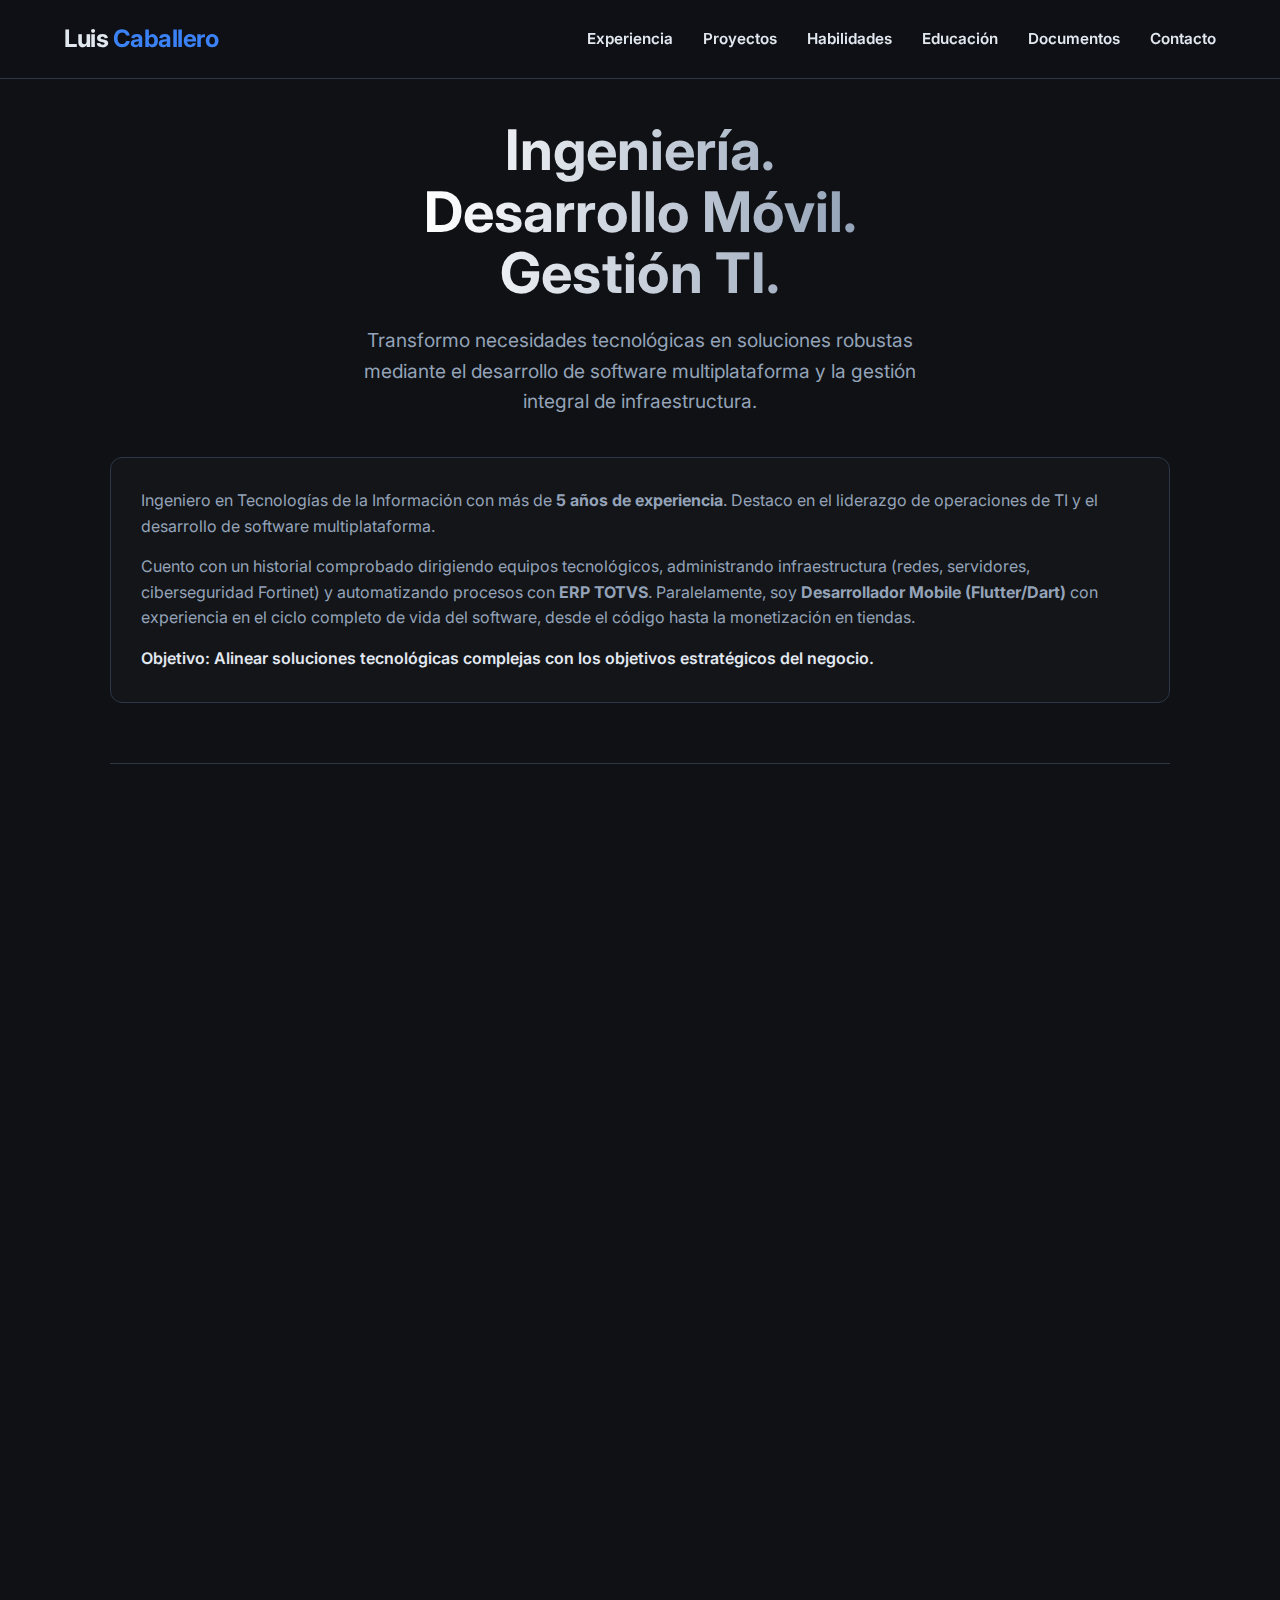
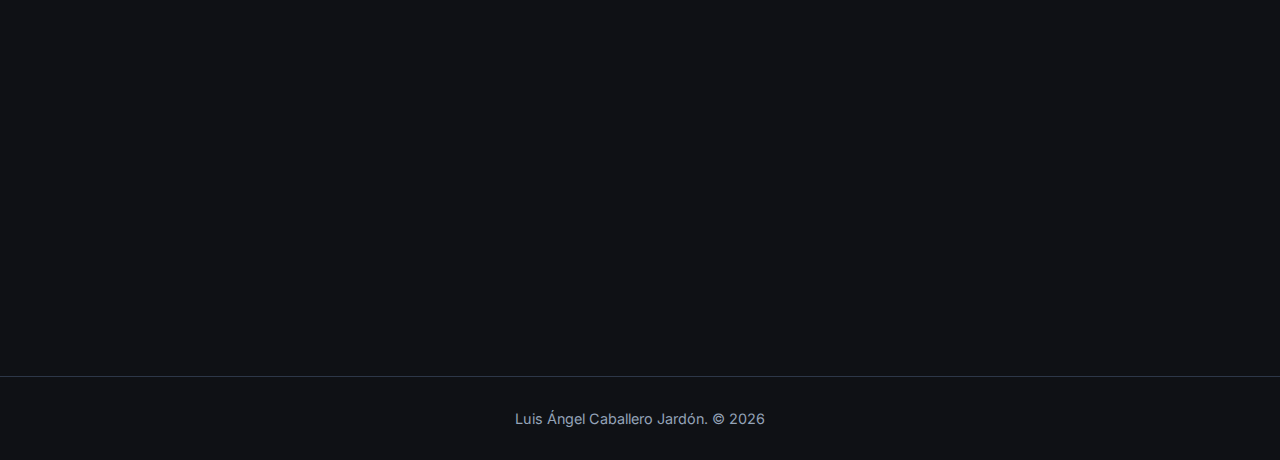
<file: index.html>
<!DOCTYPE html>
<html lang="es">
<head>
    <meta charset="UTF-8">
    <meta name="viewport" content="width=device-width, initial-scale=1.0">
    <link rel="stylesheet" href="styles.css">
    <title>Portafolio | Luis Ángel Caballero</title>
</head>
<body>

<nav class="navbar">
    <h1 class="logo">Luis <span>Caballero</span></h1>

    <div class="hamburger" id="hamburger">
        <span></span>
        <span></span>
        <span></span>
    </div>

    <ul class="nav-links" id="nav-links">
        <li><a href="#work" onclick="closeMenu()">Experiencia</a></li>
        <li><a href="#projects" onclick="closeMenu()">Proyectos</a></li>
        <li><a href="#skills" onclick="closeMenu()">Habilidades</a></li>
        <li><a href="#education" onclick="closeMenu()">Educación</a></li>
        <li><a href="documentos.html">Documentos</a></li>
        <li><a href="contacto.html">Contacto</a></li>
    </ul>
</nav>

<div class="container">
    
    <header class="hero reveal">
        <h2>Ingeniería.<br>Desarrollo Móvil.<br>Gestión TI.</h2>
        <p>Transformo necesidades tecnológicas en soluciones robustas mediante el desarrollo de software multiplataforma y la gestión integral de infraestructura.</p>
    </header>

    <section id="profile" class="reveal">
        <div style="background: rgba(255,255,255,0.02); padding: 30px; border-radius: 12px; border: 1px solid var(--border-color); margin-top: 40px;">
            <p style="color: var(--text-muted); margin-bottom: 15px;">
                Ingeniero en Tecnologías de la Información con más de <strong>5 años de experiencia</strong>. Destaco en el liderazgo de operaciones de TI y el desarrollo de software multiplataforma. 
            </p>
            <p style="color: var(--text-muted); margin-bottom: 15px;">
                Cuento con un historial comprobado dirigiendo equipos tecnológicos, administrando infraestructura (redes, servidores, ciberseguridad Fortinet) y automatizando procesos con <strong>ERP TOTVS</strong>. Paralelamente, soy <strong>Desarrollador Mobile (Flutter/Dart)</strong> con experiencia en el ciclo completo de vida del software, desde el código hasta la monetización en tiendas.
            </p>
            <p style="color: var(--text-main); font-weight: 600;">
                Objetivo: Alinear soluciones tecnológicas complejas con los objetivos estratégicos del negocio.
            </p>
        </div>
    </section>

    <hr>

    <section id="work">
        <h3 class="section-title reveal">Experiencia Profesional</h3>
        <div class="grid-wrapper">
            
            <div class="card reveal" onclick="window.location.href='freelance-flutter.html'">
                <div>
                    <div class="subtitle">Mayo 2025 — Actualidad</div>
                    <h3>Desarrollador Mobile (Flutter) Independiente</h3>
                    <div class="subtitle" style="color:var(--text-main)">Trabajo Remoto</div>
                </div>
                <p>Diseñé, desarrollé y publiqué 3 aplicaciones móviles para Android/iOS. Lidero la creación de plataformas corporativas usando Supabase y Flame Engine.</p>
            </div>

            <div class="card reveal" onclick="window.location.href='gerente-ti.html'">
                <div>
                    <div class="subtitle">Septiembre 2022 — Mayo 2025</div>
                    <h3>Gerente de Tecnologías de la Información</h3>
                    <div class="subtitle" style="color:var(--text-main)">Resinas Colores y Compuestos</div>
                </div>
                <p>Lideré un equipo de 5 profesionales, administré infraestructura corporativa, ciberseguridad (Fortinet) y dirigí la implementación del ERP TOTVS.</p>
            </div>

            <div class="card reveal" onclick="window.location.href='consultor-etl.html'">
                <div>
                    <div class="subtitle">Julio 2022 — Septiembre 2022</div>
                    <h3>Consultor de Datos (ETL)</h3>
                    <div class="subtitle" style="color:var(--text-main)">Capgemini</div>
                </div>
               <p>Participé en el análisis de procesos de negocio y evalué flujos de extracción, transformación y carga para grandes volúmenes de información empresarial.</p>
            </div>

            <div class="card reveal" onclick="window.location.href='auxiliar-ti.html'">
                <div>
                    <div class="subtitle">Agosto 2019 — Julio 2022</div>
                    <h3>Auxiliar de Tecnologías de la Información</h3>
                    <div class="subtitle" style="color:var(--text-main)">Resinas Colores y Compuestos</div>
                </div>
                <p>Brindé soporte técnico integral, administré redes y desarrollé módulos personalizados para el ERP corporativo utilizando ADVPL y Java.</p>
            </div>

        </div>
    </section>

    <hr>

    <section id="projects">
        <h3 class="section-title reveal">Aplicaciones Destacadas</h3>
        <div class="grid-wrapper">
            
            <article class="card project-card reveal">
                <a href="https://llcaballeroll.github.io/amon_oracle_web/techspecs.html" target="_blank" style="text-decoration:none; color:inherit;">
                <div style="height: 200px; background: #0a0a0a; overflow:hidden;">
                   <img src="img/amon.png" class="project-img" alt="Amon The Mystic Oracle" onerror="this.src='https://via.placeholder.com/600x400/1d1d1f/3b82f6?text=Amon+Oracle'">
                </div>
                <div class="project-content">
                    <h3>Amon: The Mystic Oracle</h3>
                    <p>Flutter Mobile App</p>
                </div>
                </a>
            </article>

            <article class="card project-card reveal">
                <a href="https://llcaballeroll.github.io/bounce_royale_web/" target="_blank" style="text-decoration:none; color:inherit;">
                <div style="height: 200px; background: #1a1a1a; overflow:hidden;">
                   <img src="img/bounce.png" class="project-img" alt="Bounce Royale" onerror="this.src='https://via.placeholder.com/600x400/1d1d1f/3b82f6?text=Bounce+Royale'">
                </div>
                <div class="project-content">
                    <h3>Bounce Royale</h3>
                    <p>Flutter Game (Flame Engine)</p>
                </div>
                </a>
            </article>
            
            <article class="card project-card reveal">
                <a href="https://llcaballeroll.github.io/snake_islands_web/" target="_blank" style="text-decoration:none; color:inherit;">
                <div style="height: 200px; background: #0f172a; overflow:hidden;">
                    <img src="img/snake.png" class="project-img" alt="Snake Islands" onerror="this.src='https://via.placeholder.com/600x400/1d1d1f/3b82f6?text=Snake+Islands'">
                </div>
                <div class="project-content">
                    <h3>Snake Islands</h3>
                    <p>Flutter Game Programming</p>
                </div>
                </a>
            </article>

        </div>
    </section>

    <hr>

    <section id="skills">
        <h3 class="section-title reveal">Habilidades Tecnológicas</h3>
        <div class="modern-grid reveal" style="margin-top: 25px;">
            <div class="skill-card-modern">Desarrollo Mobile (Flutter / Dart)</div>
            <div class="skill-card-modern">Gestión de TI & Liderazgo</div>
            <div class="skill-card-modern">Ciberseguridad & Redes (Fortinet)</div>
            <div class="skill-card-modern">ERP TOTVS (ADVPL / Java)</div>
            <div class="skill-card-modern">Bases de Datos (SQL Server)</div>
            <div class="skill-card-modern">Análisis de Datos (Power BI / ETL)</div>
            <div class="skill-card-modern">Windows Server (2016-2025)</div>
            <div class="skill-card-modern">Linux (EndeavourOS / Arch)</div>
            <div class="skill-card-modern">Backend (Supabase / APIs)</div>
        </div>

        <div class="reveal" style="text-align: center; margin-top: 40px;">
            <a href="habilidades.html" class="btn-view-all">
                Ver detalle de habilidades
                <svg width="18" height="18" viewBox="0 0 24 24" fill="none" stroke="currentColor" stroke-width="2.5" stroke-linecap="round" stroke-linejoin="round"><path d="M5 12h14M12 5l7 7-7 7"/></svg>
            </a>
        </div>
    </section>

    <hr>

    <section id="education">
        <h3 class="section-title reveal">Educación</h3>
        <div class="card reveal">
            <div style="display: flex; justify-content: space-between; align-items: baseline; flex-wrap: wrap;">
                <h3>Ingeniería en Tecnologías de la Información</h3>
                <span class="subtitle">2017 — 2021</span>
            </div>
            <p style="color: var(--text-main); font-weight: 600;">Universidad Tecnológica del Valle de Toluca</p>
            <p style="margin-top: 10px;">Especialización en Desarrollo de Software, Gestión de Proyectos e Infraestructura TI. (Titulado)</p>
            <p style="margin-top: 10px; color: var(--accent);"><strong>Idioma:</strong> Inglés Técnico B1</p>
        </div>
    </section>
    
    <hr>

    <section id="documentos" class="reveal" style="text-align: center; padding-bottom: 20px;">
        <h3 class="section-title" style="padding-top: 0;">Documentos Oficiales</h3>
        <p style="color: var(--text-muted); margin-bottom: 30px;">Accede a mi currículum completo, título universitario y constancias laborales.</p>
        <a href="documentos.html" class="btn-view-all">
            Ver y Descargar Documentos
            <svg width="18" height="18" viewBox="0 0 24 24" fill="none" stroke="currentColor" stroke-width="2.5" stroke-linecap="round" stroke-linejoin="round"><path d="M14 2H6a2 2 0 0 0-2 2v16a2 2 0 0 0 2 2h12a2 2 0 0 0 2-2V8z"/><polyline points="14 2 14 8 20 8"/><line x1="16" y1="13" x2="8" y2="13"/><line x1="16" y1="17" x2="8" y2="17"/><polyline points="10 9 9 9 8 9"/></svg>
        </a>
    </section>

</div>

<footer>
    <p>Luis Ángel Caballero Jardón. © 2026</p>
</footer>

<script>
    // Intersection Observer para animaciones fluidas al hacer scroll
    const observerOptions = {
        threshold: 0.1,
        rootMargin: "0px 0px -50px 0px"
    };

    const observer = new IntersectionObserver((entries) => {
        entries.forEach(entry => {
            if (entry.isIntersecting) {
                entry.target.classList.add('active');
            }
        });
    }, observerOptions);

    document.querySelectorAll('.reveal').forEach(el => {
        observer.observe(el);
    });

    // Lógica del Menú Hamburguesa
    const hamburger = document.getElementById('hamburger');
    const navLinks = document.getElementById('nav-links');

    function closeMenu() {
        hamburger.classList.remove('active');
        navLinks.classList.remove('active');
    }

    hamburger.addEventListener('click', () => {
        hamburger.classList.toggle('active');
        navLinks.classList.toggle('active');
    });
</script>

</body>
</html>
</file>
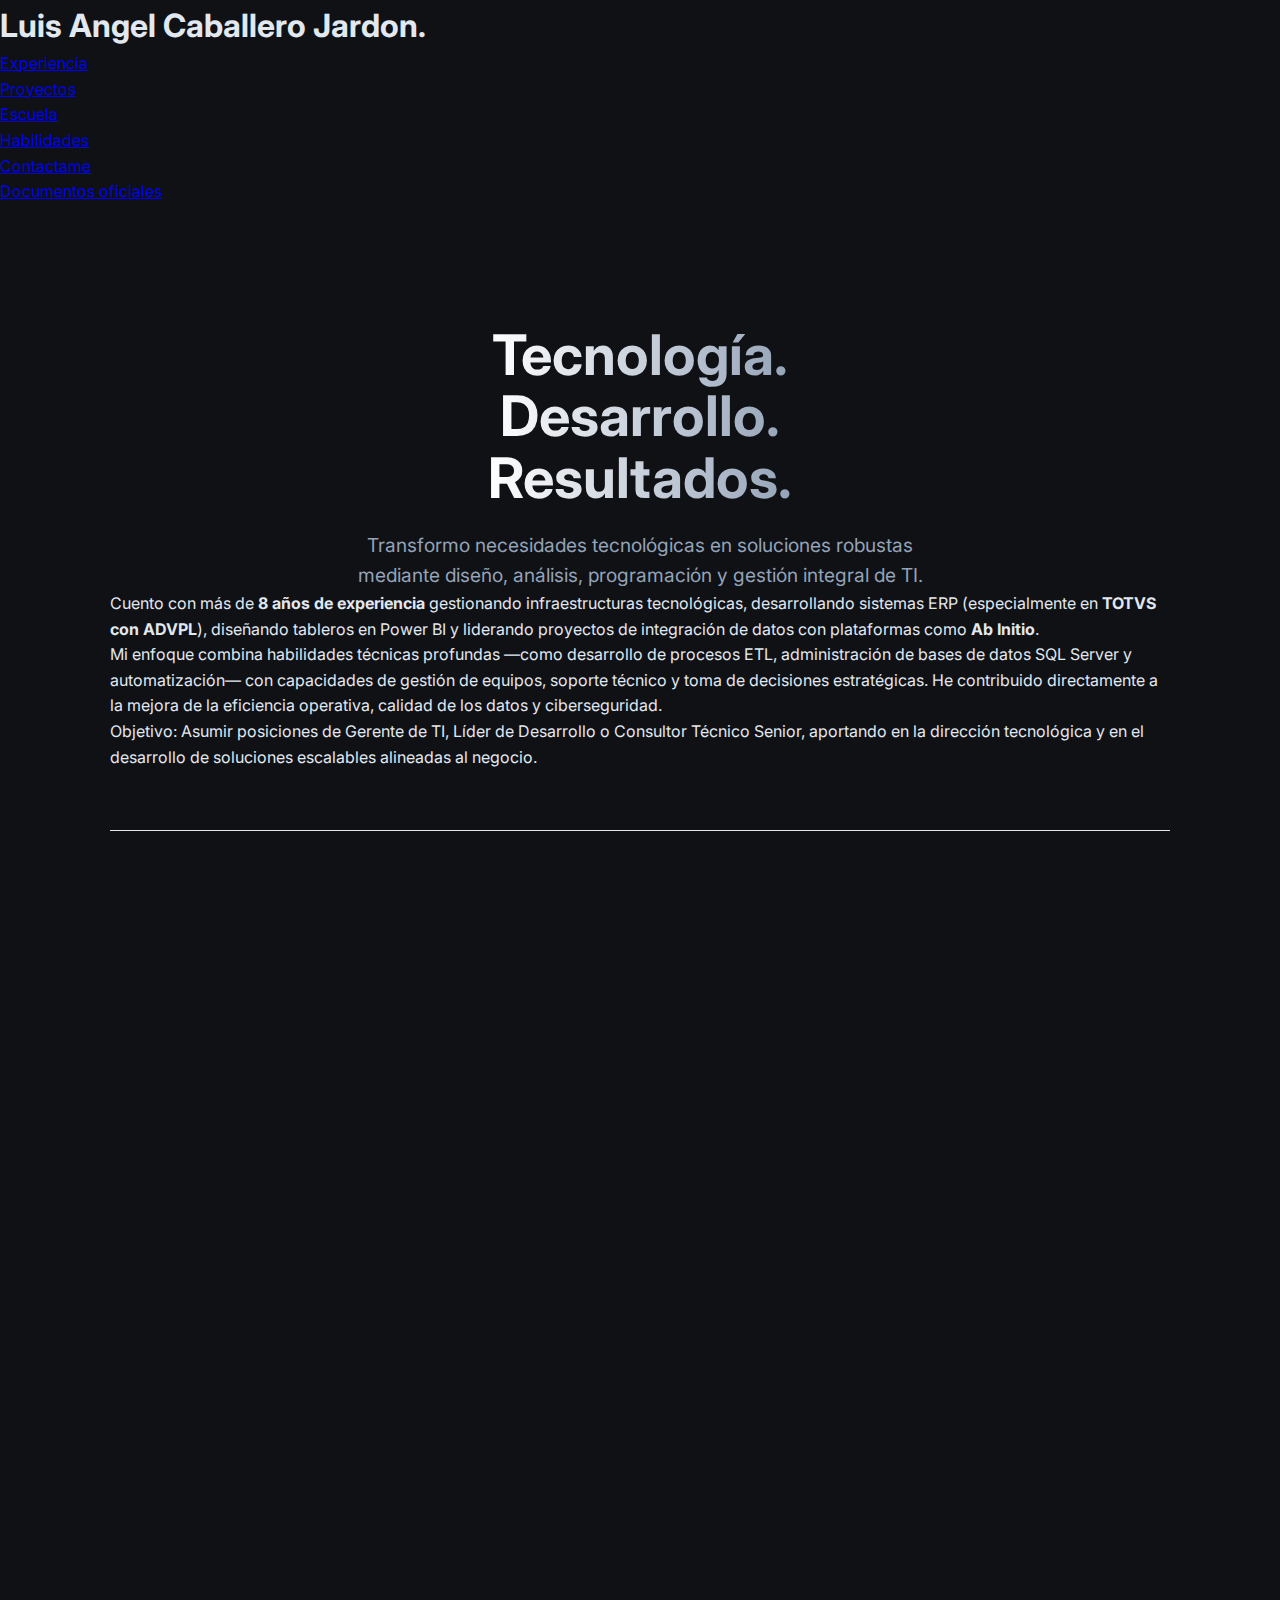
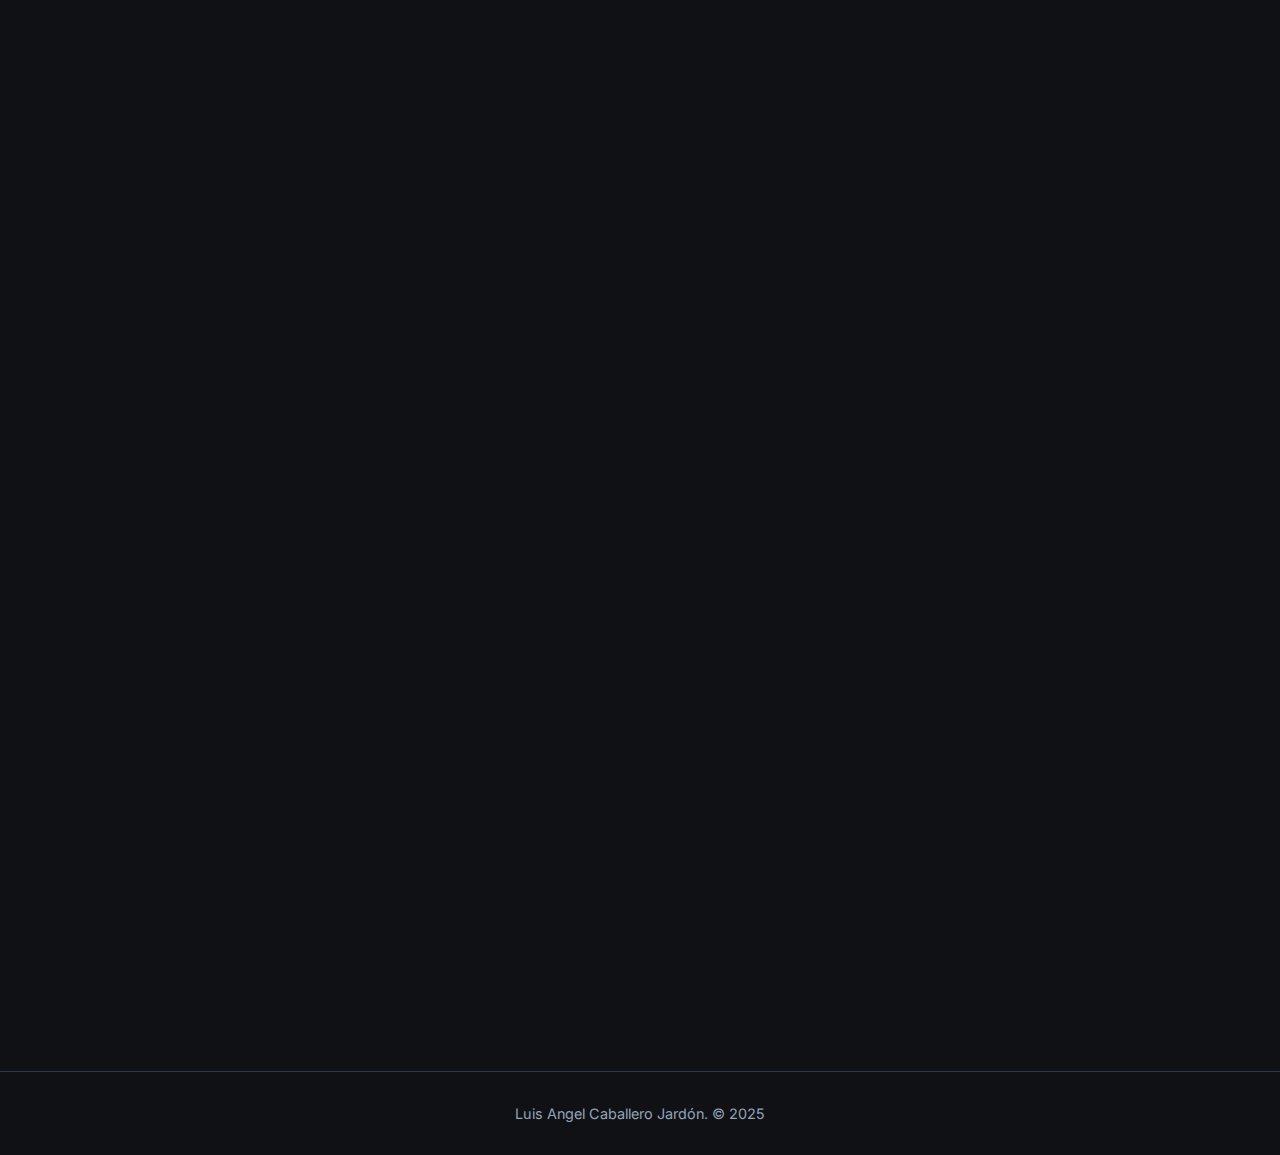
<file: Index.html>
<!DOCTYPE html>
<html lang="es">
<head>
    <meta charset="UTF-8">
    <meta name="viewport" content="width=device-width, initial-scale=1.0">
    <link rel="stylesheet" href="styles.css">
    <title>Portafolio | LuisCaballero</title>
 <!----
<style>

</style>

 -->  
</head>
<body>

    <nav>
        <h1>Luis Angel Caballero Jardon.</h1>
        <ul>
            <li><a href="#work">Experiencia</a></li>
            <li><a href="#projects">Proyectos</a></li>
            <li><a href="#education">Escuela</a></li>
            <li><a href="#skills">Habilidades</a></li>
            <li><a href="contacto.html">Contactame</a></li>
            <li><a href="documentos.html">Documentos oficiales</a></li>
        </ul>
    </nav>

    <div class="container">
        
        <header class="hero reveal">
            <h2>Tecnología.<br>Desarrollo.<br>Resultados.</h2>
            <p>Transformo necesidades tecnológicas en soluciones robustas mediante diseño, análisis, programación y gestión integral de TI.</p>
        </header>

        <section id="profile" class="reveal">
            <div class="bio-container">
                <p class="bio-text">
                    Cuento con más de <strong>8 años de experiencia</strong> gestionando infraestructuras tecnológicas, desarrollando sistemas ERP (especialmente en <strong>TOTVS con ADVPL</strong>), diseñando tableros en Power BI y liderando proyectos de integración de datos con plataformas como <strong>Ab Initio</strong>.
                </p>
                <p class="bio-text">
                    Mi enfoque combina habilidades técnicas profundas —como desarrollo de procesos ETL, administración de bases de datos SQL Server y automatización— con capacidades de gestión de equipos, soporte técnico y toma de decisiones estratégicas. He contribuido directamente a la mejora de la eficiencia operativa, calidad de los datos y ciberseguridad.
                </p>
                <p class="bio-text" style="margin-bottom: 0;">
                    <span class="bio-highlight">Objetivo:</span> Asumir posiciones de Gerente de TI, Líder de Desarrollo o Consultor Técnico Senior, aportando en la dirección tecnológica y en el desarrollo de soluciones escalables alineadas al negocio.
                </p>
            </div>
        </section>

        <hr style="border: 0; border-top: 1px solid #e5e5e5; margin: 60px 0;">

        <section id="work">
            <h3 class="section-title reveal">Experiencia Laboral</h3>
            <div class="grid-wrapper">
                <div class="card reveal" onclick="window.location.href='gerente-ti.html'">
                    <div>
                        <div class="subtitle">septiembre 2022 — mayo 2025</div>
                        <h3>Gerente de Tecnologías de la Información</h3>
                        <div class="subtitle" style="color:var(--accent)">Resinas Colores y Compuestos</div>
                    </div>
                    <p>Dirigí la operación y evolución tecnológica de la empresa, fortaleciendo infraestructura, seguridad y sistemas críticos.</p>
                </div>
                <div class="card reveal" onclick="window.location.href='consultor-abinitio.html'">
                    <div>
                        <div class="subtitle">julio 2022 — septiembre 2022</div>
                        <h3>Consultor especializado en AB Initio</h3>
                        <div class="subtitle" style="color:var(--accent)">Capgemini</div>
                    </div>
                   <p>Brindé soporte especializado y ejecuté procesos de integración de datos en entornos corporativos de alto volumen.</p>
                </div>
                <div class="card reveal" onclick="window.location.href='auxiliar-ti.html'">
                    <div>
                        <div class="subtitle">septiembre 2022 — mayo 2025</div>
                        <h3>Auxiliar de tecnologías de la información</h3>
                        <div class="subtitle" style="color:var(--accent)">Resinas Colores y Compuestos</div>
                    </div>
                    <p>Di soporte a usuarios, redes y sistemas, apoyando la continuidad operativa y la mejora tecnológica del entorno.</p>
                </div>
            </div>
        </section>

        <div class="containerdiv"></div>
        <div class="containerdiv"></div>

        <section id="projects">
            <h3 class="section-title reveal">Proyectos Destacados</h3>
            <div class="grid-wrapper">
                <article class="card project-card reveal">
                    <div style="height: 250px; background: #333; overflow:hidden;">
                      <!-- 
                        <img src="https://via.placeholder.com/600x400/1d1d1f/FFFFFF?text=Proyecto+App" class="project-img" alt="Proyecto 1">
                      -->
                       <img src="img/FSA.png" class="project-img" alt="Proyecto FSA">

                    </div>
                    <div class="project-content">
                        <h3>FortStatsAPP</h3>
                        <p>UI Design & Desarrollo Swift</p>
                    </div>
                </article>
                
                <article class="card project-card reveal">
                     <div style="height: 250px; background: #222; overflow:hidden;">
                        <img src="img/ecomerce.png" class="project-img" alt="Proyecto Ecomerce">
                    </div>
                    <div class="project-content">
                        <h3>E-commerce Web</h3>
                        <p>React & Node.js</p>
                    </div>
                </article>

                <article class="card project-card reveal">
                     <div style="height: 250px; background: #111; overflow:hidden;">
                        <img src="img/snake.jpg" class="project-img" alt="Proyecto Snake">
                    </div>
                    <div class="project-content">
                        <h3>Snake</h3>
                        <p>JavaScript & Game Programming</p>
                    </div>
                </article>
            </div>
        </section>

        <div class="containerdiv"></div>
        <div class="containerdiv"></div>

        <section id="education">
            <h3 class="section-title reveal">Educación</h3>
            <div class="card reveal" style="margin-bottom: 20px;">
                <div style="display: flex; justify-content: space-between; align-items: baseline; flex-wrap: wrap;">
                    <h3>Ingeniería en Tecnologías de la Información y Comunicación</h3>
                    <span class="subtitle">septiembre 2017 — mayo 2021</span>
                </div>
                <p class="subtitle" style="color: var(--text-main);">Universidad Tecnológica del Valle de Toluca</p>
                <p>Especialización en Desarrollo de Software y Gestión de Proyectos.</p>
            </div>
            <div class="card reveal">
                <div style="display: flex; justify-content: space-between; align-items: baseline; flex-wrap: wrap;">
                    <h3>Certificación UX Google</h3>
                    <span class="subtitle">2021</span>
                </div>
                <p class="subtitle" style="color: var(--text-main);">Coursera</p>
            </div>
        </section>

        <div class="containerdiv"></div>
        <div class="containerdiv"></div>
<!---

        <section id="skills">
           <h3 class="section-title reveal">Habilidades</h3>
                <div class="skills-container reveal">
                    <span class="skill-pillprin">Administración de TI</span>
                    <span class="skill-pillprin">Gestión de Infraestructura</span>
                    <span class="skill-pillprin">Ciberseguridad</span>
                    <span class="skill-pillprin">Desarrollo Web</span>
                    <span class="skill-pillprin">Soporte Técnico Avanzado</span>
                    <span class="skill-pillprin">Gestión de Proyectos</span>
                    <span class="skill-pillprin">Análisis y Resolución de Problemas</span>
                    <span class="skill-pillprin">Documentación Técnica</span>
                    <span class="skill-pillprin">Administración de Bases de Datos</span>
                    <span class="skill-pillprin">Administración de ERP</span>
--->
                    <!--<span class="skill-pill" onclick="window.location.href='habilidades.html'" style="cursor: pointer; color: var(--accent); border: 1px solid var(--accent); background: transparent;">+ Ver listado completo</span>
                -->

<!--
                </div>

                <div class="skills-button-container reveal">
                    <a href="habilidades.html" class="skills-button">Ver todas las habilidades</a>
             </div>

        </section>


--->

<section id="skills">
            <div style="display: flex; justify-content: space-between; align-items: end; margin-bottom: 30px;">
                <h3 class="section-title reveal" style="margin-bottom: 0;">Habilidades</h3>
            </div>

            <!-- Usamos el mismo grid moderno que en la otra página -->
            <div class="modern-grid reveal">
                
                <!-- Gestión (Azul) -->
                <div class="skill-card-modern border-blue">
                    <span class="skill-name">Administración de TI</span>
                </div>
                <div class="skill-card-modern border-blue">
                    <span class="skill-name">Gestión de Proyectos</span>
                </div>

                <!-- Infraestructura (Verde) -->
                <div class="skill-card-modern border-green">
                    <span class="skill-name">Infraestructura</span>
                </div>
                <div class="skill-card-modern border-green">
                    <span class="skill-name">ERP TOTVS</span>
                </div>

                <!-- Desarrollo (Morado) -->
                <div class="skill-card-modern border-purple">
                    <span class="skill-name">Programación</span>
                </div>
                <div class="skill-card-modern border-purple">
                    <span class="skill-name">Bases de Datos</span>
                </div>
                

                <!-- Soporte (Naranja) -->
                <div class="skill-card-modern border-orange">
                    <span class="skill-name">Desarrollo Web</span>
                </div>
                <div class="skill-card-modern border-orange">
                    <span class="skill-name">Ciberseguridad</span>
                </div>

                <!--
                <div class="skill-card-modern border-orange">
                    <span class="skill-name">Resolución Problemas</span>
                </div>
                -->
                
            </div>

            <div class="containerdiv"></div>

            <!-- Botón mejorado -->
            <div class="reveal" style="text-align: center;">
                <a href="habilidades.html" class="btn-view-all">
                    Ver todas las habilidades
                    <!-- Flecha SVG -->
                    <svg width="16" height="16" viewBox="0 0 24 24" fill="none" stroke="currentColor" stroke-width="2.5" stroke-linecap="round" stroke-linejoin="round"><path d="M5 12h14M12 5l7 7-7 7"/></svg>
                </a>
            </div>

        </section>
        
    </div>

    <footer>
        <p>Luis Angel Caballero Jardón. © 2025</p>
    </footer>

    <script>
        // Intersection Observer para animaciones al hacer scroll
        const observerOptions = {
            threshold: 0.1, // Se activa cuando el 10% del elemento es visible
            rootMargin: "0px 0px -50px 0px"
        };

        const observer = new IntersectionObserver((entries) => {
            entries.forEach(entry => {
                if (entry.isIntersecting) {
                    entry.target.classList.add('active');
                    // Opcional: dejar de observar una vez animado
                    // observer.unobserve(entry.target);
                }
            });
        }, observerOptions);

        document.querySelectorAll('.reveal').forEach(el => {
            observer.observe(el);
        });
    </script>

</body>
</html>
</file>
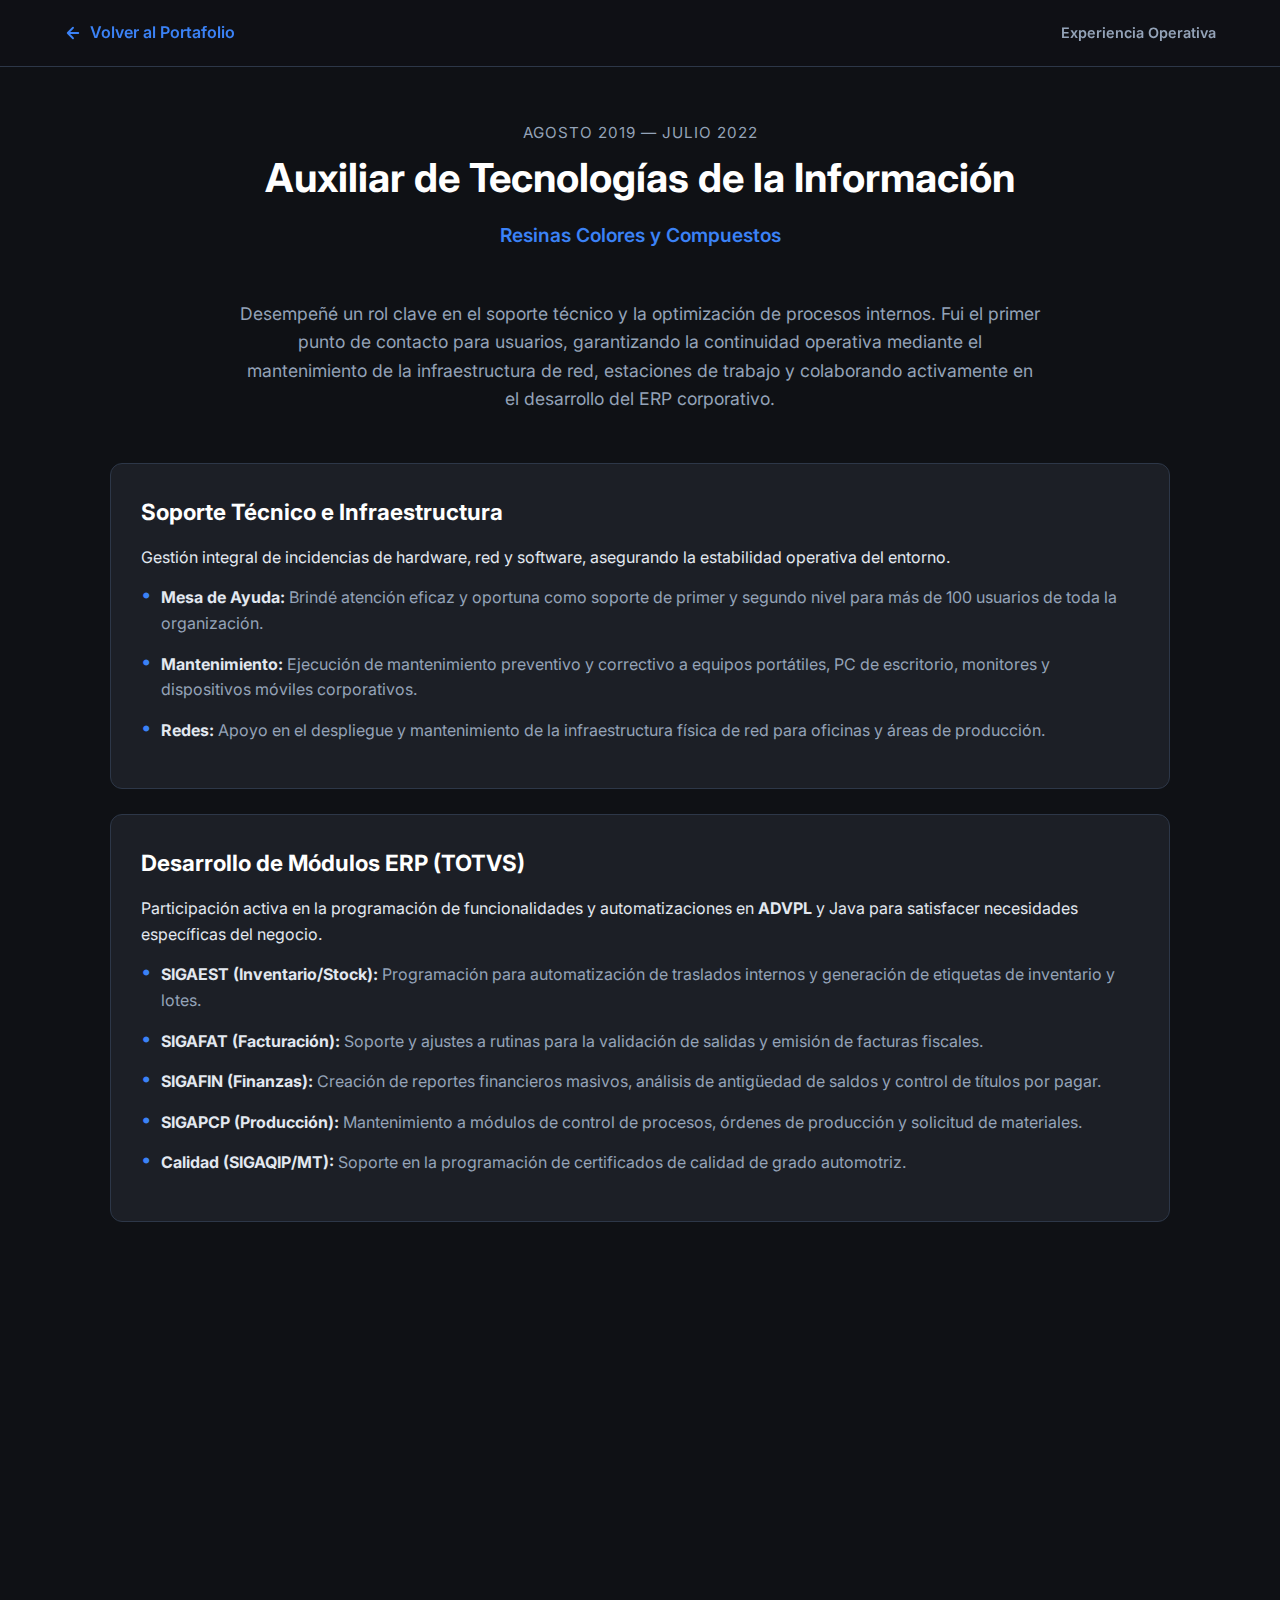
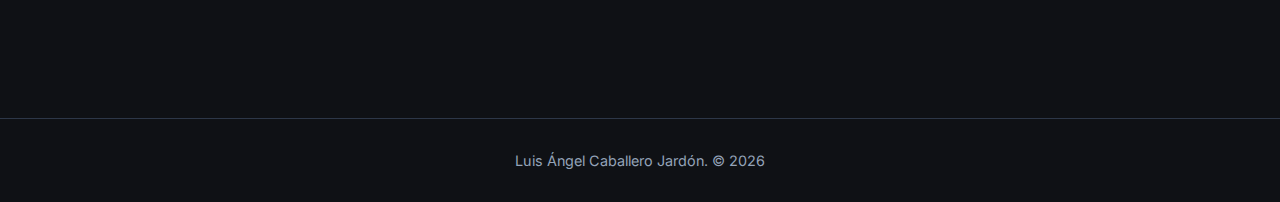
<file: auxiliar-ti.html>
<!DOCTYPE html>
<html lang="es">
<head>
    <meta charset="UTF-8">
    <meta name="viewport" content="width=device-width, initial-scale=1.0">
    <link rel="stylesheet" href="styles.css">
    <title>Auxiliar de TI | Resinas Colores y Compuestos</title>
</head>
<body>

    <nav class="back-nav">
        <a href="index.html" class="back-link">
            <svg width="18" height="18" viewBox="0 0 24 24" fill="none" stroke="currentColor" stroke-width="2.5" stroke-linecap="round" stroke-linejoin="round"><path d="M19 12H5M12 19l-7-7 7-7"/></svg>
            Volver al Portafolio
        </a>
        <span style="color: var(--text-muted); font-weight: 600; font-size: 0.9rem;">Experiencia Operativa</span>
    </nav>

    <main class="container">
        
        <header class="page-header reveal">
            <span>Agosto 2019 — Julio 2022</span>
            <h1>Auxiliar de Tecnologías de la Información</h1>
            <p>Resinas Colores y Compuestos</p>
        </header>

        <div class="reveal" style="text-align: center; margin-bottom: 50px;">
            <p style="color: var(--text-muted); font-size: 1.1rem; max-width: 800px; margin: 0 auto;">
                Desempeñé un rol clave en el soporte técnico y la optimización de procesos internos. Fui el primer punto de contacto para usuarios, garantizando la continuidad operativa mediante el mantenimiento de la infraestructura de red, estaciones de trabajo y colaborando activamente en el desarrollo del ERP corporativo.
            </p>
        </div>

        <div class="detail-card reveal">
            <h2>Soporte Técnico e Infraestructura</h2>
            <p>Gestión integral de incidencias de hardware, red y software, asegurando la estabilidad operativa del entorno.</p>
            <ul>
                <li><strong>Mesa de Ayuda:</strong> Brindé atención eficaz y oportuna como soporte de primer y segundo nivel para más de 100 usuarios de toda la organización.</li>
                <li><strong>Mantenimiento:</strong> Ejecución de mantenimiento preventivo y correctivo a equipos portátiles, PC de escritorio, monitores y dispositivos móviles corporativos.</li>
                <li><strong>Redes:</strong> Apoyo en el despliegue y mantenimiento de la infraestructura física de red para oficinas y áreas de producción.</li>
            </ul>
        </div>

        <div class="detail-card reveal">
            <h2>Desarrollo de Módulos ERP (TOTVS)</h2>
            <p>Participación activa en la programación de funcionalidades y automatizaciones en <strong>ADVPL</strong> y Java para satisfacer necesidades específicas del negocio.</p>
            <ul>
                <li><strong>SIGAEST (Inventario/Stock):</strong> Programación para automatización de traslados internos y generación de etiquetas de inventario y lotes.</li>
                <li><strong>SIGAFAT (Facturación):</strong> Soporte y ajustes a rutinas para la validación de salidas y emisión de facturas fiscales.</li>
                <li><strong>SIGAFIN (Finanzas):</strong> Creación de reportes financieros masivos, análisis de antigüedad de saldos y control de títulos por pagar.</li>
                <li><strong>SIGAPCP (Producción):</strong> Mantenimiento a módulos de control de procesos, órdenes de producción y solicitud de materiales.</li>
                <li><strong>Calidad (SIGAQIP/MT):</strong> Soporte en la programación de certificados de calidad de grado automotriz.</li>
            </ul>
        </div>

        <div class="detail-card reveal">
            <h2>Gestión de Datos y Plataformas Web/Mobile</h2>
            <p>Manejo de bases de datos y soporte a soluciones multiplataforma de la empresa.</p>
            <ul>
                <li><strong>Bases de Datos (SQL Server):</strong> Gestión activa, mantenimiento, respaldos y ejecución de consultas avanzadas (Queries) para la generación de reportes operativos en Power BI.</li>
                <li><strong>Soporte ERP:</strong> Atención directa a usuarios finales para la resolución de dudas operativas en los módulos críticos del sistema TOTVS.</li>
                <li><strong>Mantenimiento Web y Móvil:</strong> Participación en el mantenimiento de la página web corporativa (HTML5, CSS, JS) y soporte a aplicaciones móviles empresariales desarrolladas en Flutter, Swift y Kotlin.</li>
            </ul>
        </div>

    </main>

    <footer>
        <p>Luis Ángel Caballero Jardón. © 2026</p>
    </footer>

    <script>
        const observer = new IntersectionObserver((entries) => {
            entries.forEach(entry => {
                if (entry.isIntersecting) {
                    entry.target.classList.add('active');
                }
            });
        }, { threshold: 0.1 });

        document.querySelectorAll('.reveal').forEach(el => {
            observer.observe(el);
        });
    </script>
</body>
</html>
</file>
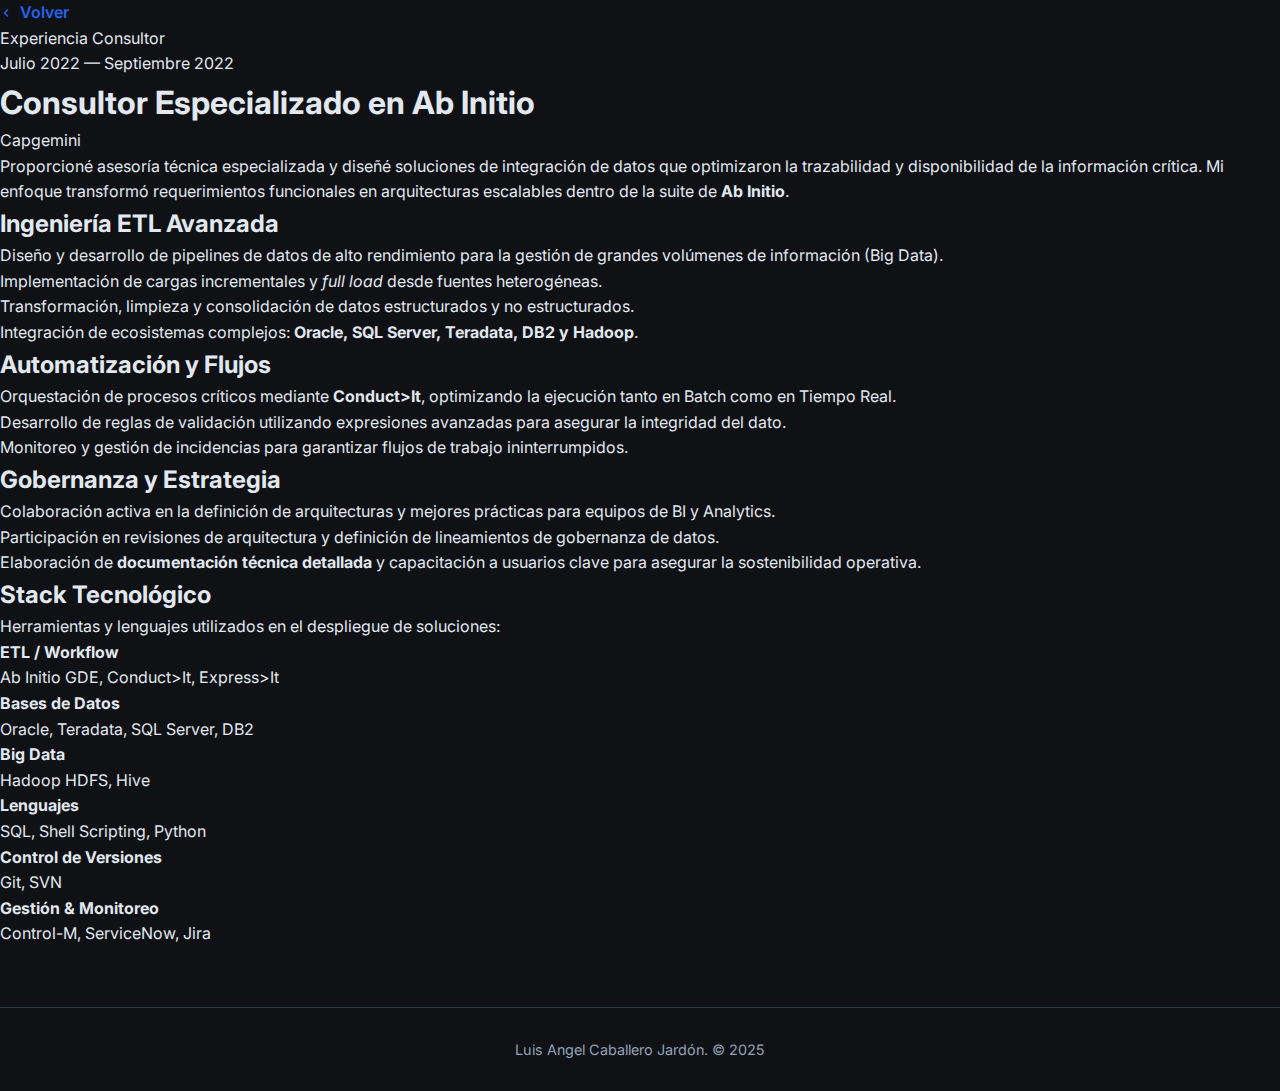
<file: consultor-abinitio.html>
<!DOCTYPE html>
<html lang="es">
<head>
    <meta charset="UTF-8">
    <meta name="viewport" content="width=device-width, initial-scale=1.0">
    <link rel="stylesheet" href="styles.css">
    <title>Consultor Ab Initio | Capgemini</title>
    <!--<style>
      
    </style> -->
</head>
<body>

<nav>
    <a href="index.html" class="back-link">
        <svg width="12" height="12" viewBox="0 0 24 24" fill="none" stroke="currentColor" stroke-width="3" stroke-linecap="round" stroke-linejoin="round"><path d="M15 18l-6-6 6-6"/></svg>
        Volver
    </a>
    <span class="nav-status-label">Experiencia Consultor</span>
</nav>

    <header class="role-header">
        <span class="role-eyebrow">Julio 2022 — Septiembre 2022</span>
        <h1 class="role-title">Consultor Especializado en Ab Initio</h1>
        <p class="role-meta">Capgemini</p>
    </header>

    <main class="content-container">
        
        <div class="reveal">
            <p class="intro-text">
                Proporcioné asesoría técnica especializada y diseñé soluciones de integración de datos que optimizaron la trazabilidad y disponibilidad de la información crítica. Mi enfoque transformó requerimientos funcionales en arquitecturas escalables dentro de la suite de <strong>Ab Initio</strong>.
            </p>
        </div>

        <div class="activity-block reveal">
            <h2 class="activity-title">Ingeniería ETL Avanzada</h2>
            <div class="activity-desc">
                <p>Diseño y desarrollo de pipelines de datos de alto rendimiento para la gestión de grandes volúmenes de información (Big Data).</p>
                <ul>
                    <li>Implementación de cargas incrementales y <em>full load</em> desde fuentes heterogéneas.</li>
                    <li>Transformación, limpieza y consolidación de datos estructurados y no estructurados.</li>
                    <li>Integración de ecosistemas complejos: <strong>Oracle, SQL Server, Teradata, DB2 y Hadoop</strong>.</li>
                </ul>
            </div>
        </div>

        <div class="activity-block reveal">
            <h2 class="activity-title">Automatización y Flujos</h2>
            <div class="activity-desc">
                <p>Orquestación de procesos críticos mediante <strong>Conduct>It</strong>, optimizando la ejecución tanto en Batch como en Tiempo Real.</p>
                <ul>
                    <li>Desarrollo de reglas de validación utilizando expresiones avanzadas para asegurar la integridad del dato.</li>
                    <li>Monitoreo y gestión de incidencias para garantizar flujos de trabajo ininterrumpidos.</li>
                </ul>
            </div>
        </div>

        <div class="activity-block reveal">
            <h2 class="activity-title">Gobernanza y Estrategia</h2>
            <div class="activity-desc">
                <p>Colaboración activa en la definición de arquitecturas y mejores prácticas para equipos de BI y Analytics.</p>
                <ul>
                    <li>Participación en revisiones de arquitectura y definición de lineamientos de gobernanza de datos.</li>
                    <li>Elaboración de <strong>documentación técnica detallada</strong> y capacitación a usuarios clave para asegurar la sostenibilidad operativa.</li>
                </ul>
            </div>
        </div>

        <div class="activity-block reveal" style="border-bottom: 1px solid var(--divider);">
            <h2 class="activity-title">Stack Tecnológico</h2>
            <div class="activity-desc">
                <p>Herramientas y lenguajes utilizados en el despliegue de soluciones:</p>
                
                <div class="tech-grid">
                    <div class="tech-item">
                        <h4>ETL / Workflow</h4>
                        <p>Ab Initio GDE, Conduct>It, Express>It</p>
                    </div>
                    <div class="tech-item">
                        <h4>Bases de Datos</h4>
                        <p>Oracle, Teradata, SQL Server, DB2</p>
                    </div>
                    <div class="tech-item">
                        <h4>Big Data</h4>
                        <p>Hadoop HDFS, Hive</p>
                    </div>
                    <div class="tech-item">
                        <h4>Lenguajes</h4>
                        <p>SQL, Shell Scripting, Python</p>
                    </div>
                    <div class="tech-item">
                        <h4>Control de Versiones</h4>
                        <p>Git, SVN</p>
                    </div>
                    <div class="tech-item">
                        <h4>Gestión & Monitoreo</h4>
                        <p>Control-M, ServiceNow, Jira</p>
                    </div>
                </div>
            </div>
        </div>

    </main>

    <footer>
        <p>Luis Angel Caballero Jardón. © 2025</p>
    </footer>

    <script>
        const observer = new IntersectionObserver((entries) => {
            entries.forEach(entry => {
                if (entry.isIntersecting) {
                    entry.target.classList.add('active');
                }
            });
        }, { threshold: 0.1 });

        document.querySelectorAll('.reveal').forEach(el => {
            observer.observe(el);
        });
    </script>
</body>
</html>
</file>
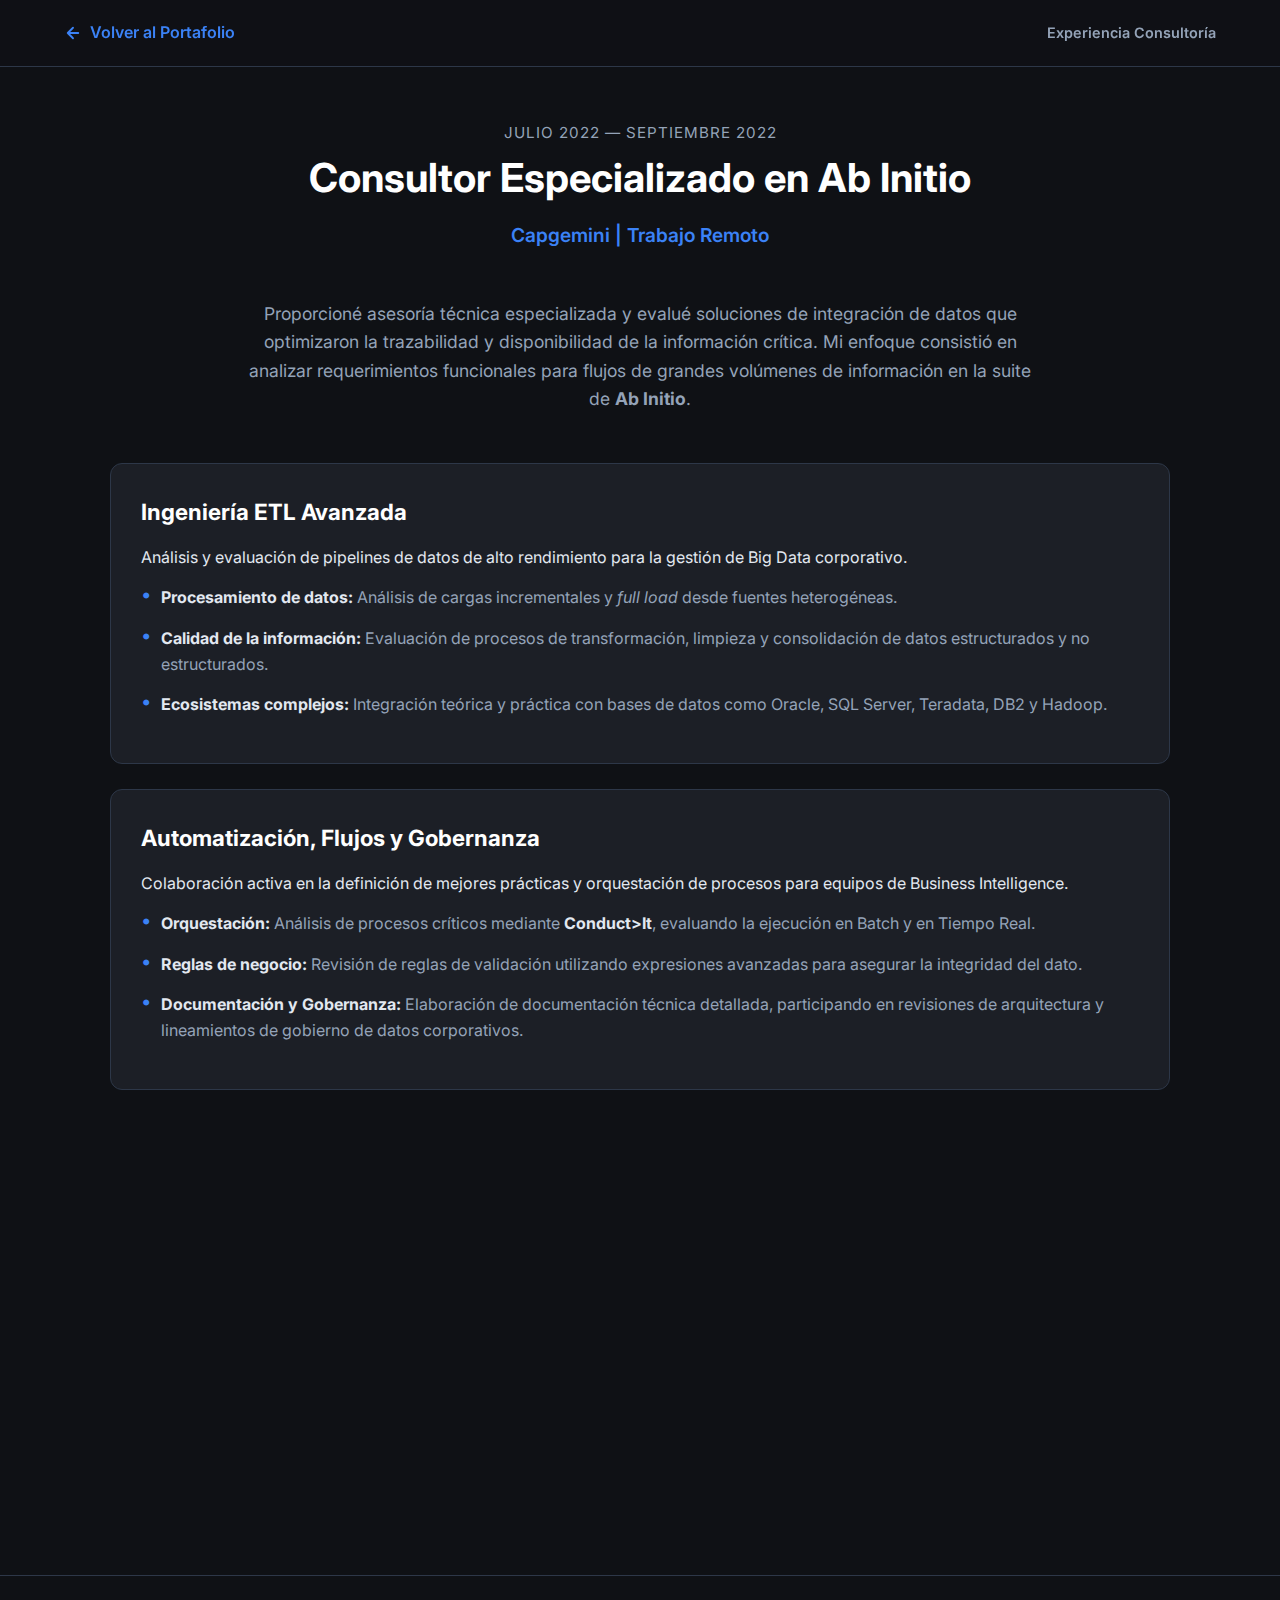
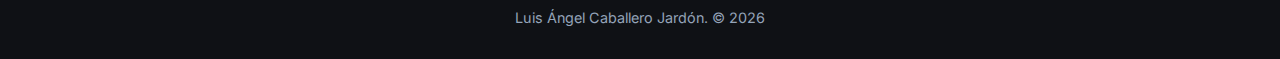
<file: consultor-etl.html>
<!DOCTYPE html>
<html lang="es">
<head>
    <meta charset="UTF-8">
    <meta name="viewport" content="width=device-width, initial-scale=1.0">
    <link rel="stylesheet" href="styles.css">
    <title>Consultor de Datos (ETL) | Capgemini</title>
</head>
<body>

    <nav class="back-nav">
        <a href="index.html" class="back-link">
            <svg width="18" height="18" viewBox="0 0 24 24" fill="none" stroke="currentColor" stroke-width="2.5" stroke-linecap="round" stroke-linejoin="round"><path d="M19 12H5M12 19l-7-7 7-7"/></svg>
            Volver al Portafolio
        </a>
        <span style="color: var(--text-muted); font-weight: 600; font-size: 0.9rem;">Experiencia Consultoría</span>
    </nav>

    <main class="container">
        
        <header class="page-header reveal">
            <span>Julio 2022 — Septiembre 2022</span>
            <h1>Consultor Especializado en Ab Initio</h1>
            <p>Capgemini | Trabajo Remoto</p>
        </header>

        <div class="reveal" style="text-align: center; margin-bottom: 50px;">
            <p style="color: var(--text-muted); font-size: 1.1rem; max-width: 800px; margin: 0 auto;">
                Proporcioné asesoría técnica especializada y evalué soluciones de integración de datos que optimizaron la trazabilidad y disponibilidad de la información crítica. Mi enfoque consistió en analizar requerimientos funcionales para flujos de grandes volúmenes de información en la suite de <strong>Ab Initio</strong>.
            </p>
        </div>

        <div class="detail-card reveal">
            <h2>Ingeniería ETL Avanzada</h2>
            <p>Análisis y evaluación de pipelines de datos de alto rendimiento para la gestión de Big Data corporativo.</p>
            <ul>
                <li><strong>Procesamiento de datos:</strong> Análisis de cargas incrementales y <em>full load</em> desde fuentes heterogéneas.</li>
                <li><strong>Calidad de la información:</strong> Evaluación de procesos de transformación, limpieza y consolidación de datos estructurados y no estructurados.</li>
                <li><strong>Ecosistemas complejos:</strong> Integración teórica y práctica con bases de datos como Oracle, SQL Server, Teradata, DB2 y Hadoop.</li>
            </ul>
        </div>

        <div class="detail-card reveal">
            <h2>Automatización, Flujos y Gobernanza</h2>
            <p>Colaboración activa en la definición de mejores prácticas y orquestación de procesos para equipos de Business Intelligence.</p>
            <ul>
                <li><strong>Orquestación:</strong> Análisis de procesos críticos mediante <strong>Conduct>It</strong>, evaluando la ejecución en Batch y en Tiempo Real.</li>
                <li><strong>Reglas de negocio:</strong> Revisión de reglas de validación utilizando expresiones avanzadas para asegurar la integridad del dato.</li>
                <li><strong>Documentación y Gobernanza:</strong> Elaboración de documentación técnica detallada, participando en revisiones de arquitectura y lineamientos de gobierno de datos corporativos.</li>
            </ul>
        </div>

        <div class="detail-card reveal">
            <h2>Stack Tecnológico Analizado</h2>
            <p>Herramientas, lenguajes y plataformas comprendidas en el entorno corporativo durante la consultoría:</p>
            <ul>
                <li><strong>ETL / Workflow:</strong> Ab Initio GDE, Conduct>It, Express>It.</li>
                <li><strong>Bases de Datos & Big Data:</strong> Oracle, Teradata, SQL Server, DB2, Hadoop HDFS, Hive.</li>
                <li><strong>Lenguajes & Scripts:</strong> Consultas avanzadas en SQL, Shell Scripting y nociones de Python.</li>
                <li><strong>Control y Monitoreo:</strong> Git, SVN, Control-M, ServiceNow y Jira.</li>
            </ul>
        </div>

    </main>

    <footer>
        <p>Luis Ángel Caballero Jardón. © 2026</p>
    </footer>

    <script>
        const observer = new IntersectionObserver((entries) => {
            entries.forEach(entry => {
                if (entry.isIntersecting) {
                    entry.target.classList.add('active');
                }
            });
        }, { threshold: 0.1 });

        document.querySelectorAll('.reveal').forEach(el => {
            observer.observe(el);
        });
    </script>
</body>
</html>
</file>
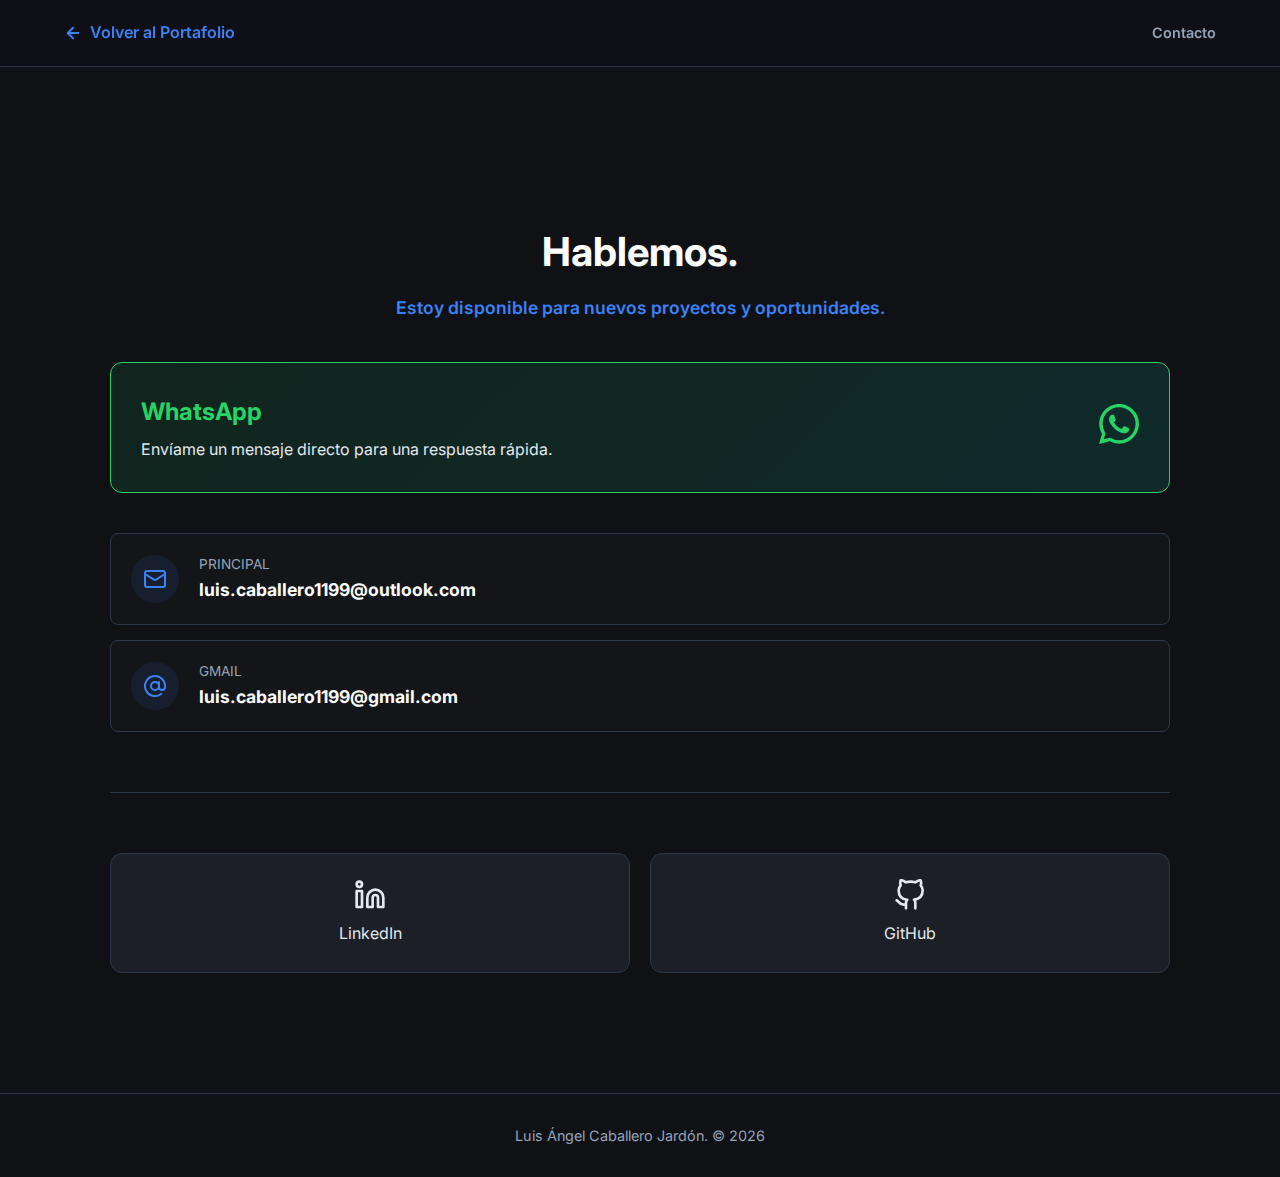
<file: contacto.html>
<!DOCTYPE html>
<html lang="es">
<head>
    <meta charset="UTF-8">
    <meta name="viewport" content="width=device-width, initial-scale=1.0">
    <link rel="stylesheet" href="styles.css">
    <title>Contacto | Luis Caballero</title>
</head>
<body>

    <nav class="back-nav">
        <a href="index.html" class="back-link">
            <svg width="18" height="18" viewBox="0 0 24 24" fill="none" stroke="currentColor" stroke-width="2.5" stroke-linecap="round" stroke-linejoin="round"><path d="M19 12H5M12 19l-7-7 7-7"/></svg>
            Volver al Portafolio
        </a>
        <span style="color: var(--text-muted); font-weight: 600; font-size: 0.9rem;">Contacto</span>
    </nav>

    <main class="container">

        <header class="contact-header reveal">
            <h1>Hablemos.</h1>
            <p>Estoy disponible para nuevos proyectos y oportunidades.</p>
        </header>

        <a href="https://wa.me/7228868540" target="_blank" class="whatsapp-card reveal">
            <div class="whatsapp-content">
                <h2>WhatsApp</h2>
                <p>Envíame un mensaje directo para una respuesta rápida.</p>
            </div>
            <div class="whatsapp-icon">
                <svg width="40" height="40" viewBox="0 0 24 24" fill="currentColor"><path d="M17.472 14.382c-.297-.149-1.758-.867-2.03-.967-.273-.099-.471-.148-.67.15-.197.297-.767.966-.94 1.164-.173.199-.347.223-.644.075-.297-.15-1.255-.463-2.39-1.475-.883-.788-1.48-1.761-1.653-2.059-.173-.297-.018-.458.13-.606.134-.133.298-.347.446-.52.149-.174.198-.298.298-.497.099-.198.05-.371-.025-.52-.075-.149-.669-1.612-.916-2.207-.242-.579-.487-.5-.669-.51-.173-.008-.371-.008-.57-.008-.198 0-.52.074-.792.372-.272.297-1.04 1.016-1.04 2.479 0 1.462 1.065 2.875 1.213 3.074.149.198 2.096 3.2 5.077 4.487.709.306 1.262.489 1.694.625.712.227 1.36.195 1.871.118.571-.085 1.758-.719 2.006-1.413.248-.694.248-1.289.173-1.413-.074-.124-.272-.198-.57-.347m-5.421 7.403h-.004a9.87 9.87 0 01-5.031-1.378l-.361-.214-3.741.982.998-3.648-.235-.374a9.86 9.86 0 01-1.51-5.26c.001-5.45 4.436-9.884 9.888-9.884 2.64 0 5.122 1.03 6.988 2.898a9.825 9.825 0 012.893 6.994c-.003 5.45-4.437 9.884-9.885 9.884m8.413-18.297A11.815 11.815 0 0012.05 0C5.495 0 .16 5.335.157 11.892c0 2.096.547 4.142 1.588 5.945L.057 24l6.305-1.654a11.882 11.882 0 005.683 1.448h.005c6.554 0 11.89-5.335 11.893-11.893a11.821 11.821 0 00-3.48-8.413Z"/></svg>
            </div>
        </a>

        <div class="email-group reveal">
            <a href="mailto:luis.caballero1199@outlook.com" class="email-item">
                <div class="email-icon">
                    <svg width="24" height="24" viewBox="0 0 24 24" fill="none" stroke="currentColor" stroke-width="2" stroke-linecap="round" stroke-linejoin="round"><rect x="2" y="4" width="20" height="16" rx="2"/><path d="m22 7-8.97 5.7a1.94 1.94 0 0 1-2.06 0L2 7"/></svg>
                </div>
                <div class="email-text">
                    <span>Principal</span>
                    <strong>luis.caballero1199@outlook.com</strong>
                </div>
            </a>
            <a href="mailto:luis.caballero1199@gmail.com" class="email-item">
                <div class="email-icon">
                    <svg width="24" height="24" viewBox="0 0 24 24" fill="none" stroke="currentColor" stroke-width="2" stroke-linecap="round" stroke-linejoin="round"><circle cx="12" cy="12" r="4"/><path d="M16 8v5a3 3 0 0 0 6 0v-1a10 10 0 1 0-3.92 7.94"/></svg>
                </div>
                <div class="email-text">
                    <span>Gmail</span>
                    <strong>luis.caballero1199@gmail.com</strong>
                </div>
            </a>
        </div>

        <hr style="border: 0; border-top: 1px solid var(--border-color); margin: 60px 0;">

        <div class="social-grid reveal">
            <a href="https://linkedin.com/in/caballero-jardon-luis-angel-97bb51216" target="_blank" class="social-card">
                <svg viewBox="0 0 24 24" fill="none" stroke="currentColor" stroke-width="2" stroke-linecap="round" stroke-linejoin="round"><path d="M16 8a6 6 0 0 1 6 6v7h-4v-7a2 2 0 0 0-2-2 2 2 0 0 0-2 2v7h-4v-7a6 6 0 0 1 6-6z"/><rect x="2" y="9" width="4" height="12"/><circle cx="4" cy="4" r="2"/></svg>
                <span>LinkedIn</span>
            </a>
            <a href="https://github.com/llCaballeroll" target="_blank" class="social-card">
                <svg viewBox="0 0 24 24" fill="none" stroke="currentColor" stroke-width="2" stroke-linecap="round" stroke-linejoin="round"><path d="M9 19c-5 1.5-5-2.5-7-3m14 6v-3.87a3.37 3.37 0 0 0-.94-2.61c3.14-.35 6.44-1.54 6.44-7A5.44 5.44 0 0 0 20 4.77 5.07 5.07 0 0 0 19.91 1S18.73.65 16 2.48a13.38 13.38 0 0 0-7 0C6.27.65 5.09 1 5.09 1A5.07 5.07 0 0 0 5 4.77a5.44 5.44 0 0 0-1.5 3.78c0 5.42 3.3 6.61 6.44 7A3.37 3.37 0 0 0 9 18.13V22"/></svg>
                <span>GitHub</span>
            </a>
        </div>

    </main>

    <footer>
        <p>Luis Ángel Caballero Jardón. © 2026</p>
    </footer>

    <script>
        const observer = new IntersectionObserver((entries) => {
            entries.forEach((entry, index) => {
                if (entry.isIntersecting) {
                    setTimeout(() => {
                        entry.target.classList.add('active');
                    }, index * 100);
                }
            });
        }, { threshold: 0.1 });

        document.querySelectorAll('.reveal').forEach(el => {
            observer.observe(el);
        });
    </script>

</body>
</html>
</file>
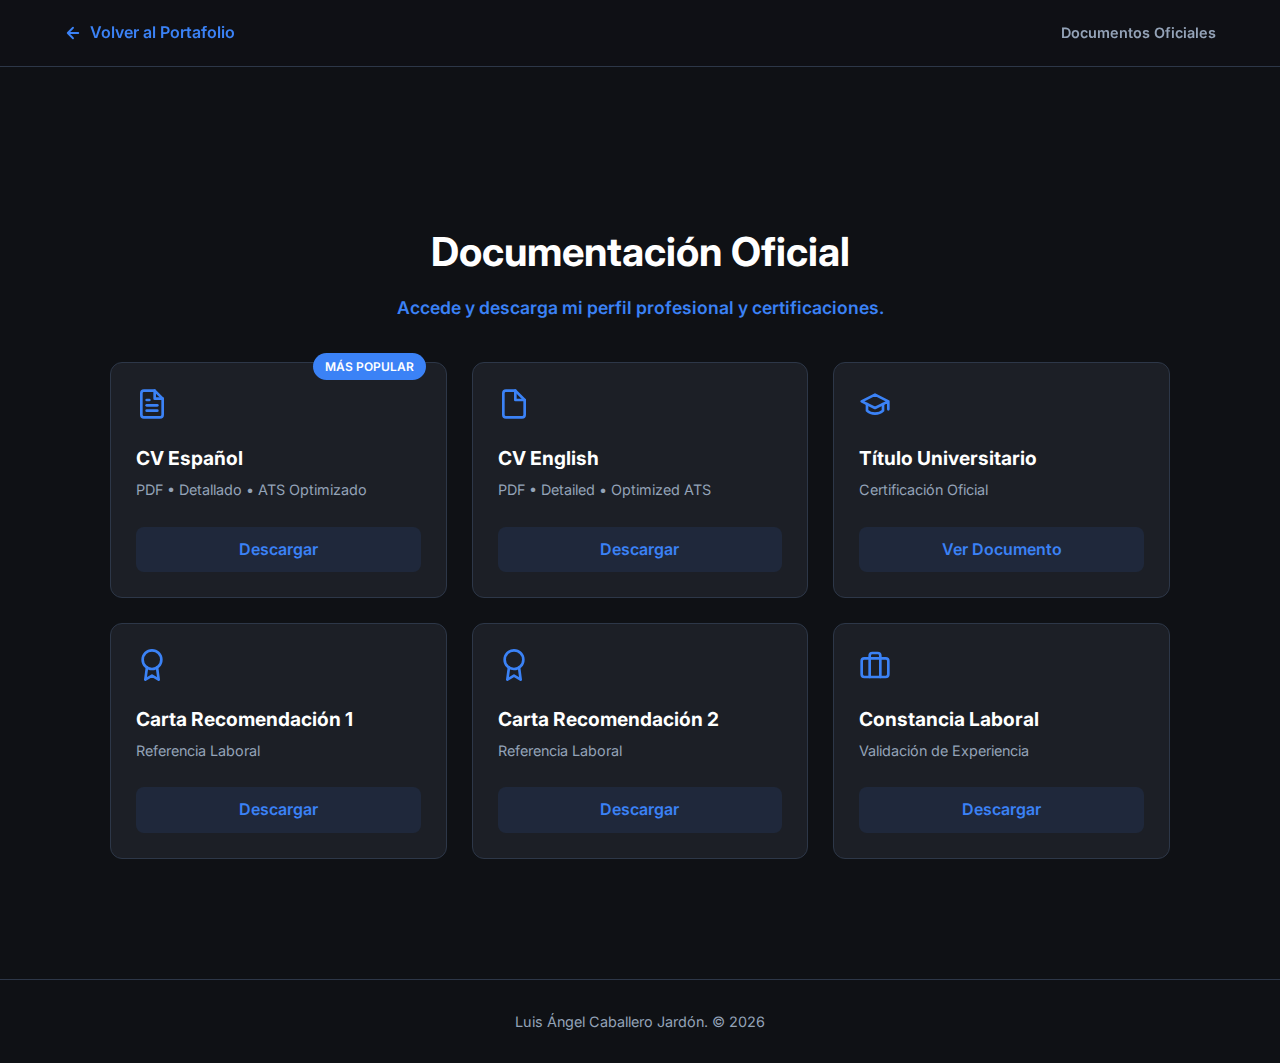
<file: documentos.html>
<!DOCTYPE html>
<html lang="es">
<head>
    <meta charset="UTF-8">
    <meta name="viewport" content="width=device-width, initial-scale=1.0">
    <link rel="stylesheet" href="styles.css">
    <title>Documentos | Luis Caballero</title>
</head>
<body>

    <nav class="back-nav">
        <a href="index.html" class="back-link">
            <svg width="18" height="18" viewBox="0 0 24 24" fill="none" stroke="currentColor" stroke-width="2.5" stroke-linecap="round" stroke-linejoin="round"><path d="M19 12H5M12 19l-7-7 7-7"/></svg>
            Volver al Portafolio
        </a>
        <span style="color: var(--text-muted); font-weight: 600; font-size: 0.9rem;">Documentos Oficiales</span>
    </nav>

    <main class="container">

        <header class="docs-header reveal">
            <h1>Documentación Oficial</h1>
            <p>Accede y descarga mi perfil profesional y certificaciones.</p>
        </header>

        <div class="docs-grid">

            <div class="doc-card reveal">
                <span class="badge">Más Popular</span>
                <div class="icon-wrapper">
                    <svg width="32" height="32" viewBox="0 0 24 24" fill="none" stroke="currentColor" stroke-width="2" stroke-linecap="round" stroke-linejoin="round"><path d="M14 2H6a2 2 0 0 0-2 2v16a2 2 0 0 0 2 2h12a2 2 0 0 0 2-2V8z"/><polyline points="14 2 14 8 20 8"/><line x1="16" y1="13" x2="8" y2="13"/><line x1="16" y1="17" x2="8" y2="17"/><polyline points="10 9 9 9 8 9"/></svg>
                </div>
                <div class="doc-info">
                    <h3 class="doc-title">CV Español</h3>
                    <p class="doc-meta">PDF • Detallado • ATS Optimizado</p>
                </div>
                <a href="archivos/CV_LuisAngelCaballero_TI.pdf" download class="download-btn">Descargar</a>
            </div>

            <div class="doc-card reveal">
                <div class="icon-wrapper">
                    <svg width="32" height="32" viewBox="0 0 24 24" fill="none" stroke="currentColor" stroke-width="2" stroke-linecap="round" stroke-linejoin="round"><path d="M13 2H6a2 2 0 0 0-2 2v16a2 2 0 0 0 2 2h12a2 2 0 0 0 2-2V9z"/><polyline points="13 2 13 9 20 9"/></svg>
                </div>
                <div class="doc-info">
                    <h3 class="doc-title">CV English</h3>
                    <p class="doc-meta">PDF • Detailed • Optimized ATS</p>
                </div>
                <a href="archivos/CV_LuisAngelCaballero_TI_English.pdf" download class="download-btn">Descargar</a>
            </div>

            <div class="doc-card reveal">
                <div class="icon-wrapper">
                    <svg width="32" height="32" viewBox="0 0 24 24" fill="none" stroke="currentColor" stroke-width="2" stroke-linecap="round" stroke-linejoin="round"><path d="M22 10v6M2 10l10-5 10 5-10 5z"/><path d="M6 12v5c3 3 9 3 12 0v-5"/></svg>
                </div>
                <div class="doc-info">
                    <h3 class="doc-title">Título Universitario</h3>
                    <p class="doc-meta">Certificación Oficial</p>
                </div>
                <a href="archivos/titulo.pdf" download class="download-btn">Ver Documento</a>
            </div>

            <div class="doc-card reveal">
                <div class="icon-wrapper">
                    <svg width="32" height="32" viewBox="0 0 24 24" fill="none" stroke="currentColor" stroke-width="2" stroke-linecap="round" stroke-linejoin="round"><circle cx="12" cy="8" r="7"/><polyline points="8.21 13.89 7 23 12 20 17 23 15.79 13.88"/></svg>
                </div>
                <div class="doc-info">
                    <h3 class="doc-title">Carta Recomendación 1</h3>
                    <p class="doc-meta">Referencia Laboral</p>
                </div>
                <a href="archivos/CartaDeRecomendacionLuisCaballero.pdf" download class="download-btn">Descargar</a>
            </div>

            <div class="doc-card reveal">
                <div class="icon-wrapper">
                    <svg width="32" height="32" viewBox="0 0 24 24" fill="none" stroke="currentColor" stroke-width="2" stroke-linecap="round" stroke-linejoin="round"><circle cx="12" cy="8" r="7"/><polyline points="8.21 13.89 7 23 12 20 17 23 15.79 13.88"/></svg>
                </div>
                <div class="doc-info">
                    <h3 class="doc-title">Carta Recomendación 2</h3>
                    <p class="doc-meta">Referencia Laboral</p>
                </div>
                <a href="archivos/CartaDeRecomendacionLuisCaballero2.pdf" download class="download-btn">Descargar</a>
            </div>

            <div class="doc-card reveal">
                <div class="icon-wrapper">
                    <svg width="32" height="32" viewBox="0 0 24 24" fill="none" stroke="currentColor" stroke-width="2" stroke-linecap="round" stroke-linejoin="round"><rect x="2" y="7" width="20" height="14" rx="2" ry="2"/><path d="M16 21V5a2 2 0 0 0-2-2h-4a2 2 0 0 0-2 2v16"/></svg>
                </div>
                <div class="doc-info">
                    <h3 class="doc-title">Constancia Laboral</h3>
                    <p class="doc-meta">Validación de Experiencia</p>
                </div>
                <a href="archivos/ConstanciaLaboralRCC.pdf" download class="download-btn">Descargar</a>
            </div>

        </div>
    </main>

    <footer>
        <p>Luis Ángel Caballero Jardón. © 2026</p>
    </footer>

    <script>
        const observer = new IntersectionObserver((entries) => {
            entries.forEach((entry, index) => {
                if (entry.isIntersecting) {
                    setTimeout(() => {
                        entry.target.classList.add('active');
                    }, index * 100); 
                }
            });
        }, { threshold: 0.1 });

        document.querySelectorAll('.reveal').forEach(el => {
            observer.observe(el);
        });
    </script>
</body>
</html>
</file>
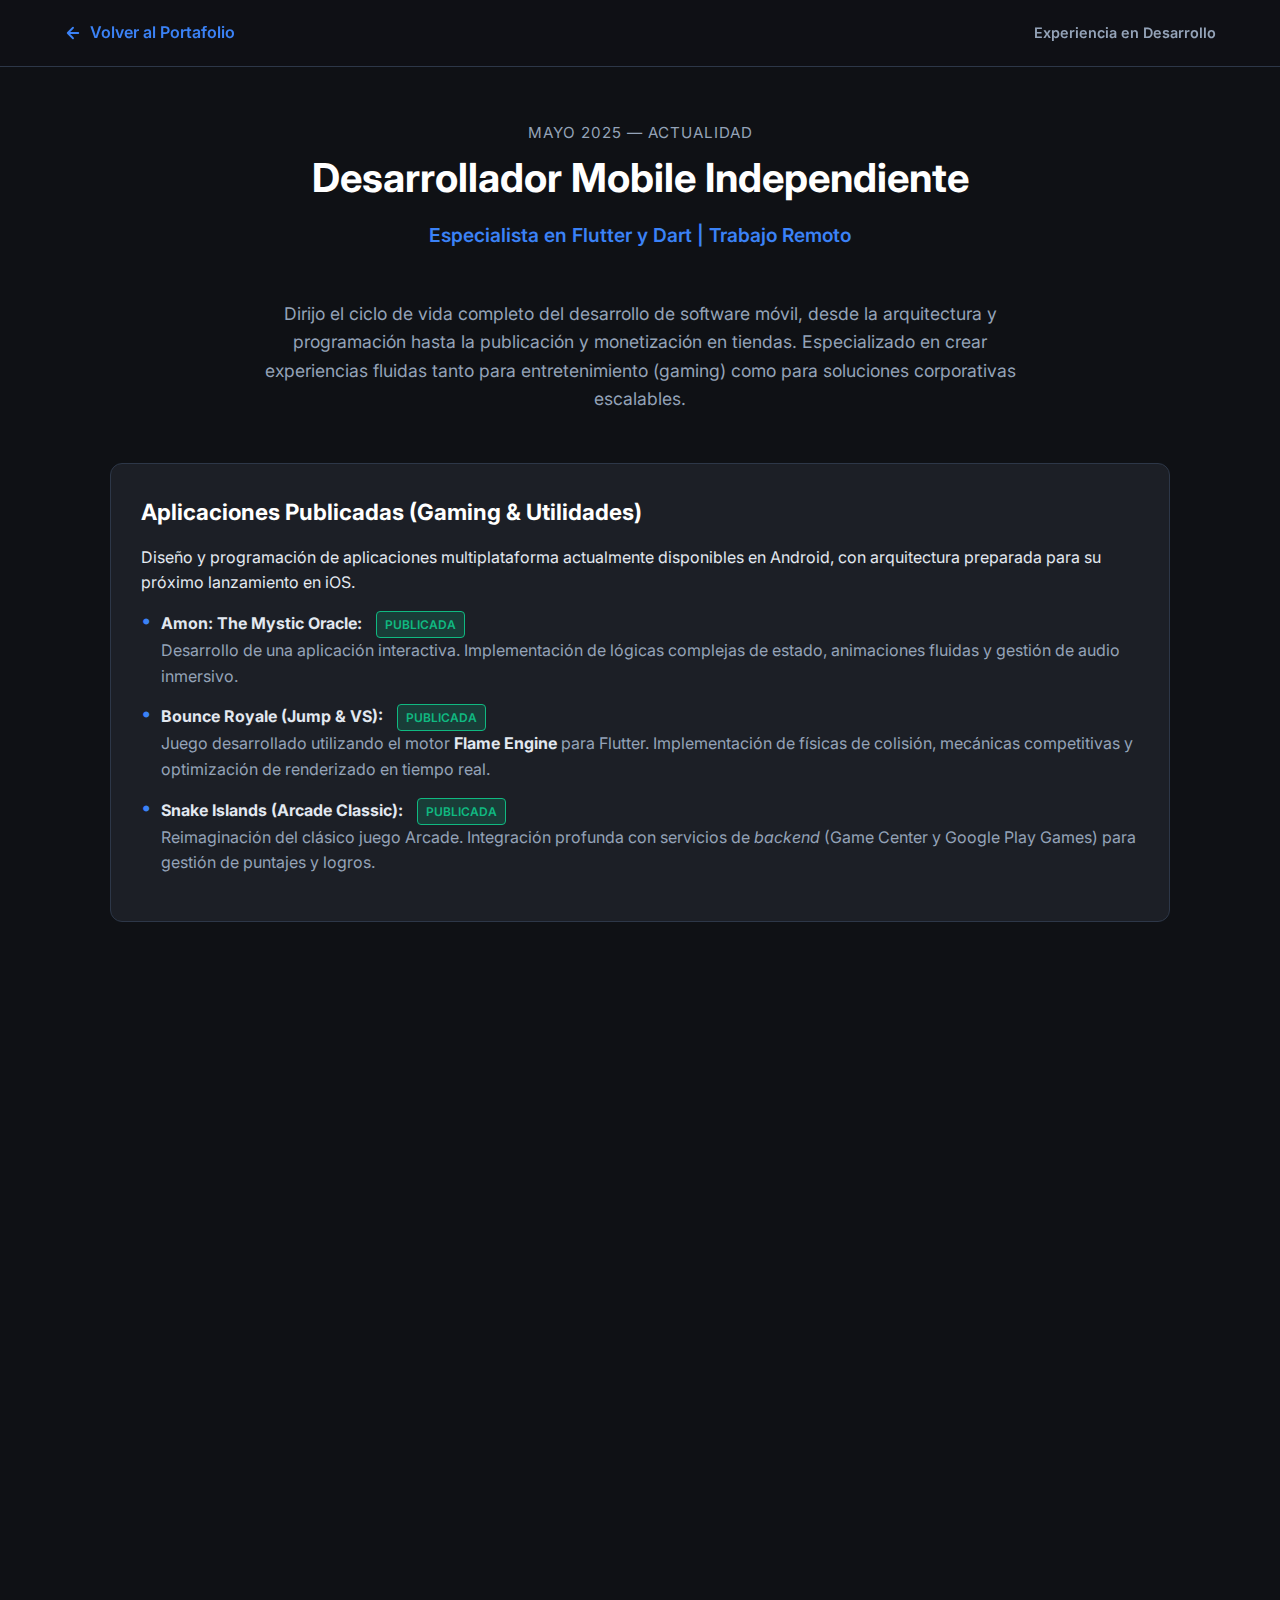
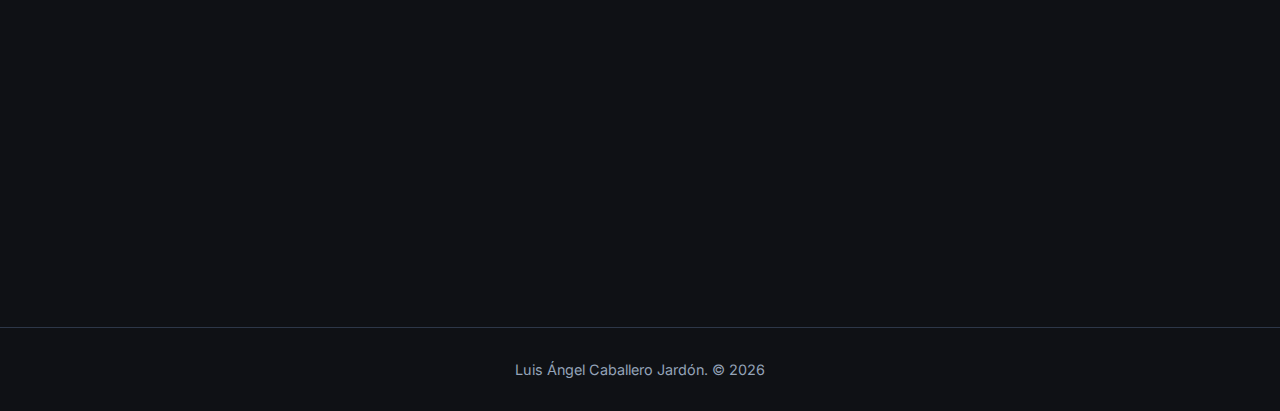
<file: freelance-flutter.html>
<!DOCTYPE html>
<html lang="es">
<head>
    <meta charset="UTF-8">
    <meta name="viewport" content="width=device-width, initial-scale=1.0">
    <link rel="stylesheet" href="styles.css">
    <title>Desarrollador Mobile (Flutter) | Freelance</title>
</head>
<body>

    <nav class="back-nav">
        <a href="index.html" class="back-link">
            <svg width="18" height="18" viewBox="0 0 24 24" fill="none" stroke="currentColor" stroke-width="2.5" stroke-linecap="round" stroke-linejoin="round"><path d="M19 12H5M12 19l-7-7 7-7"/></svg>
            Volver al Portafolio
        </a>
        <span style="color: var(--text-muted); font-weight: 600; font-size: 0.9rem;">Experiencia en Desarrollo</span>
    </nav>

    <main class="container">
        
        <header class="page-header reveal">
            <span>Mayo 2025 — Actualidad</span>
            <h1>Desarrollador Mobile Independiente</h1>
            <p>Especialista en Flutter y Dart | Trabajo Remoto</p>
        </header>

        <div class="reveal" style="text-align: center; margin-bottom: 50px;">
            <p style="color: var(--text-muted); font-size: 1.1rem; max-width: 800px; margin: 0 auto;">
                Dirijo el ciclo de vida completo del desarrollo de software móvil, desde la arquitectura y programación hasta la publicación y monetización en tiendas. Especializado en crear experiencias fluidas tanto para entretenimiento (gaming) como para soluciones corporativas escalables.
            </p>
        </div>

        <div class="detail-card reveal">
            <h2>Aplicaciones Publicadas (Gaming & Utilidades)</h2>
            <p>Diseño y programación de aplicaciones multiplataforma actualmente disponibles en Android, con arquitectura preparada para su próximo lanzamiento en iOS.</p>
            <ul>
                <li><strong>Amon: The Mystic Oracle:</strong> <span class="status-badge status-published">Publicada</span><br>
                    Desarrollo de una aplicación interactiva. Implementación de lógicas complejas de estado, animaciones fluidas y gestión de audio inmersivo.
                </li>
                <li><strong>Bounce Royale (Jump & VS):</strong> <span class="status-badge status-published">Publicada</span><br>
                    Juego desarrollado utilizando el motor <strong>Flame Engine</strong> para Flutter. Implementación de físicas de colisión, mecánicas competitivas y optimización de renderizado en tiempo real.
                </li>
                <li><strong>Snake Islands (Arcade Classic):</strong> <span class="status-badge status-published">Publicada</span><br>
                    Reimaginación del clásico juego Arcade. Integración profunda con servicios de <em>backend</em> (Game Center y Google Play Games) para gestión de puntajes y logros.
                </li>
            </ul>
        </div>

        <div class="detail-card reveal">
            <h2>Proyectos Corporativos (B2B / B2C)</h2>
            <p>Desarrollo de soluciones empresariales utilizando <strong>Supabase</strong> como backend as a service (BaaS) para bases de datos en tiempo real, autenticación segura y almacenamiento.</p>
            <ul>
                <li><strong>App de Delivery Gastronómico:</strong> <span class="status-badge status-beta">Betas Finales</span><br>
                    Plataforma estilo "DiDi Food" diseñada para un restaurante local. Arquitectura compleja que gestiona múltiples perfiles (usuario, restaurante, repartidor), geolocalización, gestión de carrito de compras, pasarela de pagos y notificaciones en tiempo real. Actualmente en fase de pruebas finales antes de producción.
                </li>
                <li><strong>App Integral de Gestión para Gimnasios:</strong> <span class="status-badge status-dev">En Desarrollo</span><br>
                    Plataforma enfocada en la salud y el fitness. Permite a los usuarios registrar rutinas personalizadas, gestionar planes de dieta y establecer contacto directo con nutriólogos y entrenadores a través de la aplicación. Arquitectura enfocada en escalabilidad y privacidad de datos de salud.
                </li>
            </ul>
        </div>

        <div class="detail-card reveal">
            <h2>Arquitectura y Tecnologías Implementadas</h2>
            <p>Estándares técnicos aplicados en todos mis proyectos independientes para garantizar seguridad, escalabilidad y un código mantenible.</p>
            <ul>
                <li><strong>Monetización:</strong> Implementación y configuración de In-App Purchases (compras dentro de la app) y gestión de suscripciones para ambas plataformas (App Store / Play Store).</li>
                <li><strong>Backend & Base de Datos:</strong> Dominio de Supabase (PostgreSQL en tiempo real, Auth, Storage) y consumo de APIs RESTful.</li>
                <li><strong>Motores y Paquetes Clave:</strong> Flame Engine (para físicas y renderizado de juegos 2D), Provider/Riverpod (gestión de estado), y manejo avanzado de assets multimedia (audio/video).</li>
                <li><strong>Control de Versiones y Despliegue:</strong> Git, GitHub y procesos de empaquetado para distribución en tiendas oficiales.</li>
            </ul>
        </div>

    </main>

    <footer>
        <p>Luis Ángel Caballero Jardón. © 2026</p>
    </footer>

    <script>
        const observer = new IntersectionObserver((entries) => {
            entries.forEach(entry => {
                if (entry.isIntersecting) {
                    entry.target.classList.add('active');
                }
            });
        }, { threshold: 0.1 });

        document.querySelectorAll('.reveal').forEach(el => {
            observer.observe(el);
        });
    </script>
</body>
</html>
</file>
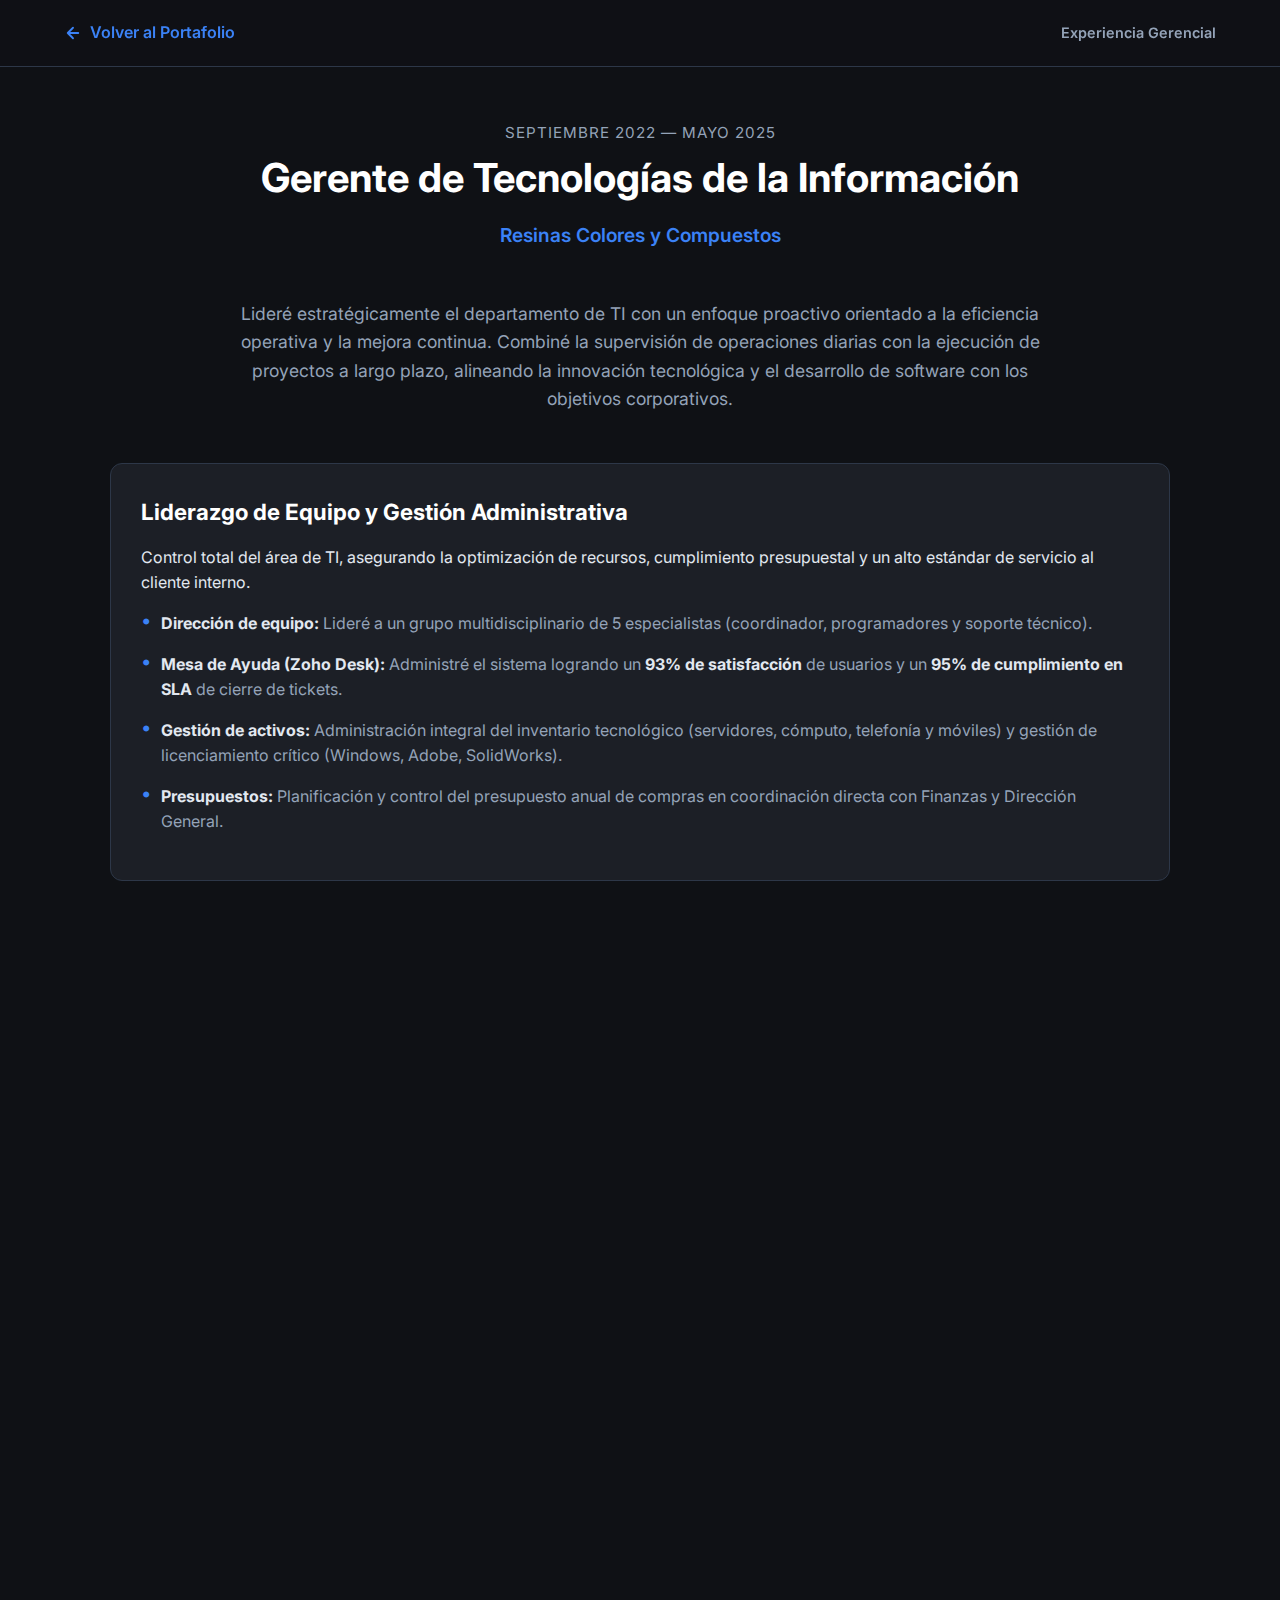
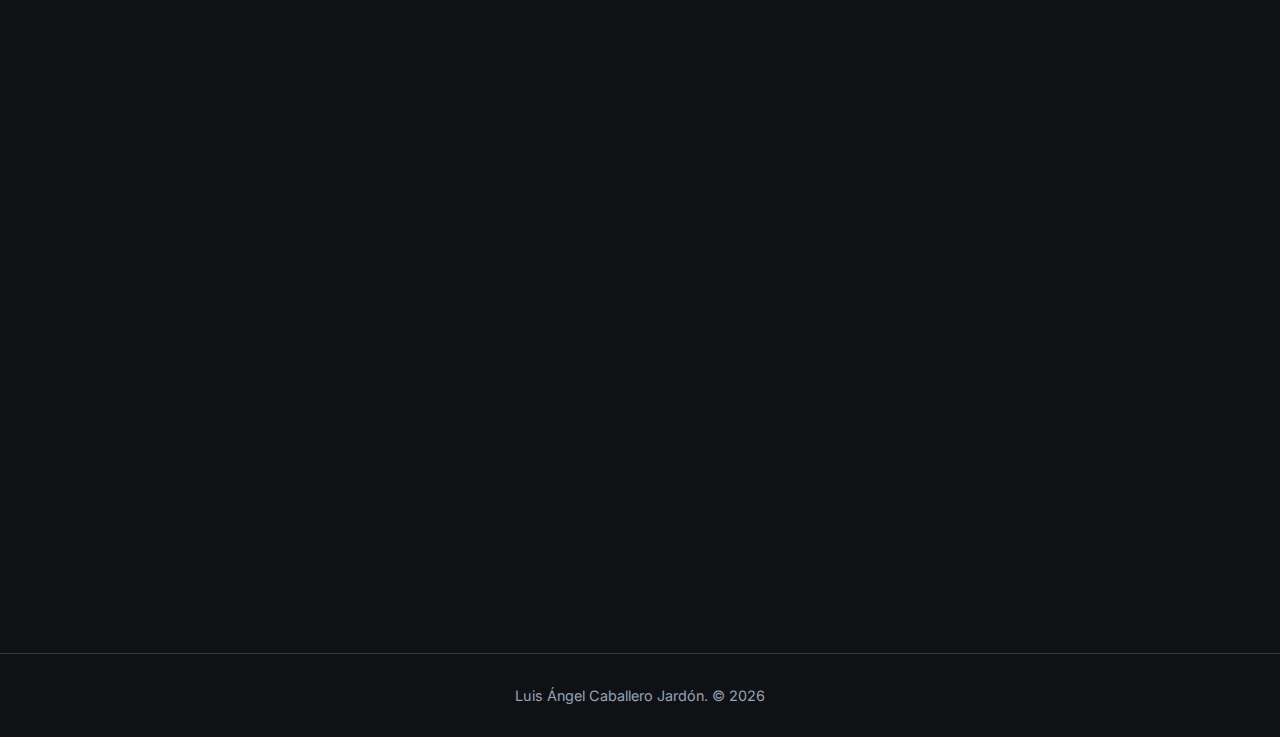
<file: gerente-ti.html>
<!DOCTYPE html>
<html lang="es">
<head>
    <meta charset="UTF-8">
    <meta name="viewport" content="width=device-width, initial-scale=1.0">
    <link rel="stylesheet" href="styles.css">
    <title>Gerente TI | Resinas Colores y Compuestos</title>
</head>
<body>

    <nav class="back-nav">
        <a href="index.html" class="back-link">
            <svg width="18" height="18" viewBox="0 0 24 24" fill="none" stroke="currentColor" stroke-width="2.5" stroke-linecap="round" stroke-linejoin="round"><path d="M19 12H5M12 19l-7-7 7-7"/></svg>
            Volver al Portafolio
        </a>
        <span style="color: var(--text-muted); font-weight: 600; font-size: 0.9rem;">Experiencia Gerencial</span>
    </nav>

    <main class="container">
        
        <header class="page-header reveal">
            <span>Septiembre 2022 — Mayo 2025</span>
            <h1>Gerente de Tecnologías de la Información</h1>
            <p>Resinas Colores y Compuestos</p>
        </header>

        <div class="reveal" style="text-align: center; margin-bottom: 50px;">
            <p style="color: var(--text-muted); font-size: 1.1rem; max-width: 800px; margin: 0 auto;">
                Lideré estratégicamente el departamento de TI con un enfoque proactivo orientado a la eficiencia operativa y la mejora continua. Combiné la supervisión de operaciones diarias con la ejecución de proyectos a largo plazo, alineando la innovación tecnológica y el desarrollo de software con los objetivos corporativos.
            </p>
        </div>

        <div class="detail-card reveal">
            <h2>Liderazgo de Equipo y Gestión Administrativa</h2>
            <p>Control total del área de TI, asegurando la optimización de recursos, cumplimiento presupuestal y un alto estándar de servicio al cliente interno.</p>
            <ul>
                <li><strong>Dirección de equipo:</strong> Lideré a un grupo multidisciplinario de 5 especialistas (coordinador, programadores y soporte técnico).</li>
                <li><strong>Mesa de Ayuda (Zoho Desk):</strong> Administré el sistema logrando un <strong>93% de satisfacción</strong> de usuarios y un <strong>95% de cumplimiento en SLA</strong> de cierre de tickets.</li>
                <li><strong>Gestión de activos:</strong> Administración integral del inventario tecnológico (servidores, cómputo, telefonía y móviles) y gestión de licenciamiento crítico (Windows, Adobe, SolidWorks).</li>
                <li><strong>Presupuestos:</strong> Planificación y control del presupuesto anual de compras en coordinación directa con Finanzas y Dirección General.</li>
            </ul>
        </div>

        <div class="detail-card reveal">
            <h2>Desarrollo ERP TOTVS y Bases de Datos</h2>
            <p>Lideré el desarrollo e implementación de soluciones personalizadas en <strong>ADVPL</strong> y Java, administrando la base de datos <strong>SQL Server</strong> para automatizar operaciones clave.</p>
            <ul>
                <li><strong>SIGACOM (Compras):</strong> Gestión automatizada de facturas de entrada.</li>
                <li><strong>SIGAEST (Stock/Inventario):</strong> Automatización de traslados y etiquetas personalizadas para clientes de grado automotriz (Anel, HELLA, EATON).</li>
                <li><strong>SIGAFAT (Facturación):</strong> Programación de lógica de remisiones y esquemas tarifarios por cliente.</li>
                <li><strong>SIGAPCP (Producción/MES/APS):</strong> Control de tiempos, formulación y órdenes de manufactura.</li>
                <li><strong>SIGAQMT/SIGAQIP (Calidad):</strong> Sistematización de certificados de calidad automotriz y trazabilidad de lotes.</li>
            </ul>
        </div>

        <div class="detail-card reveal">
            <h2>Infraestructura, Redes y Ciberseguridad</h2>
            <p>Diseño y consolidación de la arquitectura de red corporativa mediante controles estrictos de seguridad y cumplimiento normativo.</p>
            <ul>
                <li><strong>Redes y Balanceo de Cargas:</strong> Administración de enlaces redundantes con <strong>Fortinet</strong> (integrando 4 proveedores: TotalPlay, Telmex, Megacable) garantizando conectividad ininterrumpida y VPNs seguras para personal externo.</li>
                <li><strong>Segmentación:</strong> Control de tráfico avanzado, políticas de restricción de navegación y asignación de IPs para optimizar el ancho de banda.</li>
                <li><strong>Ciberseguridad y Auditoría:</strong> Administración de Kaspersky Endpoint Security. Implementación de políticas de protección contra amenazas y respaldos críticos para SQL Server.</li>
                <li><strong>Cumplimiento ISO:</strong> Gestión documental normativa incluyendo Planes de contingencia, DNC, AMEF, FODA y políticas de TI operativas.</li>
            </ul>
        </div>

        <div class="detail-card reveal">
            <h2>Análisis de Datos y Plataformas (BI)</h2>
            <p>Transformación de datos en decisiones estratégicas mediante integraciones sistémicas y desarrollo de tableros directivos.</p>
            <ul>
                <li><strong>Power BI:</strong> Diseño de tableros directivos (Cuentas por Pagar/Cobrar, análisis financiero) y tableros operativos (Planes de mantenimiento, control de facturación y CRM de Ventas).</li>
                <li><strong>Sistemas Cloud y Web:</strong> Administración de <strong>Office 365</strong>, Timbres fiscales (Edicom) y control de versiones Web (Git / WordPress).</li>
                <li><strong>Automatización RH:</strong> Integración de sistemas biométricos de asistencia conectados directamente a la base de datos para procesos de nómina automatizados.</li>
            </ul>
        </div>

    </main>

    <footer>
        <p>Luis Ángel Caballero Jardón. © 2026</p>
    </footer>

    <script>
        const observer = new IntersectionObserver((entries) => {
            entries.forEach(entry => {
                if (entry.isIntersecting) {
                    entry.target.classList.add('active');
                }
            });
        }, { threshold: 0.1 });

        document.querySelectorAll('.reveal').forEach(el => {
            observer.observe(el);
        });
    </script>
</body>
</html>
</file>
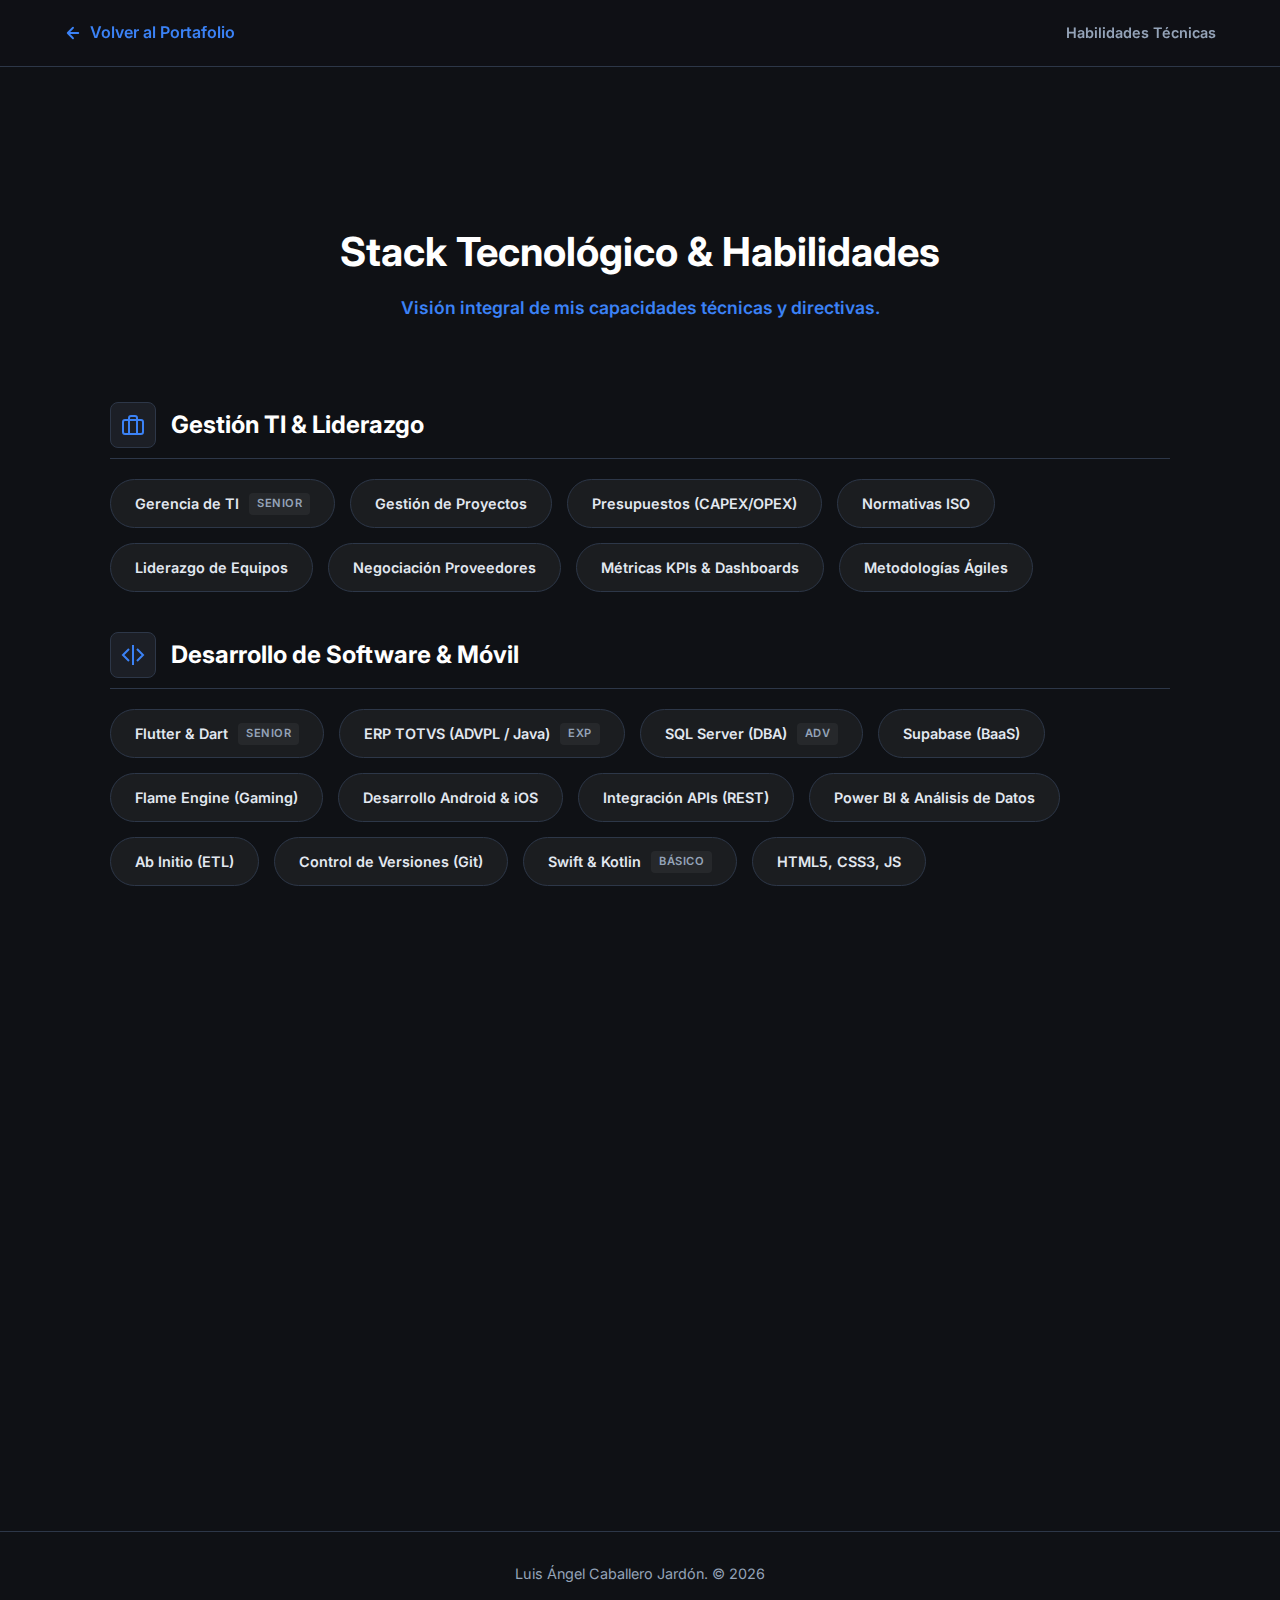
<file: habilidades.html>
<!DOCTYPE html>
<html lang="es">
<head>
    <meta charset="UTF-8">
    <meta name="viewport" content="width=device-width, initial-scale=1.0">
    <link rel="stylesheet" href="styles.css">
    <title>Habilidades | Luis Caballero</title>
</head>
<body>

    <nav class="back-nav">
        <a href="index.html" class="back-link">
            <svg width="18" height="18" viewBox="0 0 24 24" fill="none" stroke="currentColor" stroke-width="2.5" stroke-linecap="round" stroke-linejoin="round"><path d="M19 12H5M12 19l-7-7 7-7"/></svg>
            Volver al Portafolio
        </a>
        <span style="color: var(--text-muted); font-weight: 600; font-size: 0.9rem;">Habilidades Técnicas</span>
    </nav>

    <main class="container">

        <header class="skills-header reveal">
            <h1>Stack Tecnológico & Habilidades</h1>
            <p>Visión integral de mis capacidades técnicas y directivas.</p>
        </header>

        <div class="category-header-modern reveal">
            <div class="category-icon">
                <svg width="24" height="24" viewBox="0 0 24 24" fill="none" stroke="currentColor" stroke-width="2"><rect x="2" y="7" width="20" height="14" rx="2" ry="2"/><path d="M16 21V5a2 2 0 0 0-2-2h-4a2 2 0 0 0-2 2v16"/></svg>
            </div>
            <h2>Gestión TI & Liderazgo</h2>
        </div>

        <div class="modern-grid reveal">
            <div class="skill-card-modern border-blue">
                <span class="skill-name">Gerencia de TI</span>
                <span class="skill-badge">Senior</span>
            </div>
            <div class="skill-card-modern border-blue">
                <span class="skill-name">Gestión de Proyectos</span>
            </div>
            <div class="skill-card-modern border-blue">
                <span class="skill-name">Presupuestos (CAPEX/OPEX)</span>
            </div>
            <div class="skill-card-modern border-blue">
                <span class="skill-name">Normativas ISO</span>
            </div>
            <div class="skill-card-modern border-blue">
                <span class="skill-name">Liderazgo de Equipos</span>
            </div>
            <div class="skill-card-modern border-blue">
                <span class="skill-name">Negociación Proveedores</span>
            </div>
            <div class="skill-card-modern border-blue">
                <span class="skill-name">Métricas KPIs & Dashboards</span>
            </div>
            <div class="skill-card-modern border-blue">
                <span class="skill-name">Metodologías Ágiles</span>
            </div>
        </div>

        <div class="category-header-modern reveal">
            <div class="category-icon">
                <svg width="24" height="24" viewBox="0 0 24 24" fill="none" stroke="currentColor" stroke-width="2"><polyline points="16 18 22 12 16 6"/><polyline points="8 6 2 12 8 18"/><path d="M12 2v20"/></svg>
            </div>
            <h2>Desarrollo de Software & Móvil</h2>
        </div>

        <div class="modern-grid reveal">
            <div class="skill-card-modern border-purple">
                <span class="skill-name">Flutter & Dart</span>
                <span class="skill-badge">Senior</span>
            </div>
            <div class="skill-card-modern border-purple">
                <span class="skill-name">ERP TOTVS (ADVPL / Java)</span>
                <span class="skill-badge">Exp</span>
            </div>
            <div class="skill-card-modern border-purple">
                <span class="skill-name">SQL Server (DBA)</span>
                <span class="skill-badge">Adv</span>
            </div>
            <div class="skill-card-modern border-purple">
                <span class="skill-name">Supabase (BaaS)</span>
            </div>
            <div class="skill-card-modern border-purple">
                <span class="skill-name">Flame Engine (Gaming)</span>
            </div>
            <div class="skill-card-modern border-purple">
                <span class="skill-name">Desarrollo Android & iOS</span>
            </div>
            <div class="skill-card-modern border-purple">
                <span class="skill-name">Integración APIs (REST)</span>
            </div>
            <div class="skill-card-modern border-purple">
                <span class="skill-name">Power BI & Análisis de Datos</span>
            </div>
            <div class="skill-card-modern border-purple">
                <span class="skill-name">Ab Initio (ETL)</span>
            </div>
            <div class="skill-card-modern border-purple">
                <span class="skill-name">Control de Versiones (Git)</span>
            </div>
            <div class="skill-card-modern border-purple">
                <span class="skill-name">Swift & Kotlin</span>
                <span class="skill-badge">Básico</span>
            </div>
            <div class="skill-card-modern border-purple">
                <span class="skill-name">HTML5, CSS3, JS</span>
            </div>
        </div>

        <div class="category-header-modern reveal">
            <div class="category-icon">
                <svg width="24" height="24" viewBox="0 0 24 24" fill="none" stroke="currentColor" stroke-width="2"><path d="M12 22s8-4 8-10V5l-8-3-8 3v7c0 6 8 10 8 10z"/></svg>
            </div>
            <h2>Infraestructura & Seguridad</h2>
        </div>

        <div class="modern-grid reveal">
            <div class="skill-card-modern border-green">
                <span class="skill-name">Fortinet / Firewalls</span>
                <span class="skill-badge">Adv</span>
            </div>
            <div class="skill-card-modern border-green">
                <span class="skill-name">Windows Server (2016-2025)</span>
            </div>
            <div class="skill-card-modern border-green">
                <span class="skill-name">Linux (EndeavourOS / Arch)</span>
            </div>
            <div class="skill-card-modern border-green">
                <span class="skill-name">Active Directory</span>
            </div>
            <div class="skill-card-modern border-green">
                <span class="skill-name">Redes LAN / WAN / Mesh</span>
            </div>
            <div class="skill-card-modern border-green">
                <span class="skill-name">VPN & Accesos Remotos</span>
            </div>
            <div class="skill-card-modern border-green">
                <span class="skill-name">Ciberseguridad Endpoint</span>
            </div>
            <div class="skill-card-modern border-green">
                <span class="skill-name">Virtualización (VMware/Hyper-V)</span>
            </div>
            <div class="skill-card-modern border-green">
                <span class="skill-name">Admin Office 365</span>
            </div>
            <div class="skill-card-modern border-green">
                <span class="skill-name">Gestión de Respaldos (DRP)</span>
            </div>
        </div>

        <div class="category-header-modern reveal">
            <div class="category-icon">
                <svg width="24" height="24" viewBox="0 0 24 24" fill="none" stroke="currentColor" stroke-width="2"><circle cx="12" cy="12" r="10"/><path d="M9.09 9a3 3 0 0 1 5.83 1c0 2-3 3-3 3"/><line x1="12" y1="17" x2="12.01" y2="17"/></svg>
            </div>
            <h2>Operaciones & Habilidades Blandas</h2>
        </div>

        <div class="modern-grid reveal">
            <div class="skill-card-modern border-orange">
                <span class="skill-name">Soporte Técnico Nivel 1-3</span>
            </div>
            <div class="skill-card-modern border-orange">
                <span class="skill-name">Mesa de Ayuda (Zoho Desk)</span>
            </div>
            <div class="skill-card-modern border-orange">
                <span class="skill-name">Resolución de Problemas Críticos</span>
            </div>
            <div class="skill-card-modern border-orange">
                <span class="skill-name">Gestión de SLAs</span>
            </div>
            <div class="skill-card-modern border-orange">
                <span class="skill-name">Documentación Técnica</span>
            </div>
            <div class="skill-card-modern border-orange">
                <span class="skill-name">Comunicación Ejecutiva</span>
            </div>
            <div class="skill-card-modern border-orange">
                <span class="skill-name">Inglés Técnico (B1)</span>
            </div>
        </div>

    </main>

    <footer>
        <p>Luis Ángel Caballero Jardón. © 2026</p>
    </footer>

    <script>
        const observer = new IntersectionObserver((entries) => {
            entries.forEach(entry => {
                if (entry.isIntersecting) {
                    entry.target.classList.add('active');
                }
            });
        }, { threshold: 0.1 });

        document.querySelectorAll('.reveal').forEach(el => {
            observer.observe(el);
        });
    </script>
</body>
</html>
</file>
<file: styles.css>
/* Importar tipografía moderna */
@import url('https://fonts.googleapis.com/css2?family=Inter:wght@300;400;600;700&display=swap');

/* Variables globales (Tema Oscuro) */
:root {
    --bg-main: #0f1115;
    --bg-card: #1c1f26;
    --text-main: #e2e8f0;
    --text-muted: #94a3b8;
    --accent: #3b82f6;
    --accent-hover: #2563eb;
    --border-color: #2d3748;
}

/* Reseteo general */
* {
    margin: 0;
    padding: 0;
    box-sizing: border-box;
    font-family: 'Inter', sans-serif;
}

body {
    background-color: var(--bg-main);
    color: var(--text-main);
    line-height: 1.6;
}

/* Navbar Moderna */
.navbar {
    display: flex;
    justify-content: space-between;
    align-items: center;
    padding: 20px 5%;
    background: rgba(15, 17, 21, 0.9);
    backdrop-filter: blur(10px);
    position: fixed;
    width: 100%;
    top: 0;
    z-index: 1000;
    border-bottom: 1px solid var(--border-color);
}

.logo {
    font-size: 1.5rem;
    font-weight: 700;
    letter-spacing: -0.5px;
}

.logo span {
    color: var(--accent);
}

.nav-links {
    list-style: none;
    display: flex;
    gap: 30px;
}

.nav-links a {
    color: var(--text-main);
    text-decoration: none;
    font-size: 0.95rem;
    font-weight: 600;
    transition: color 0.3s;
}

.nav-links a:hover {
    color: var(--accent);
}

/* Hero Section y Contenedores */
.container {
    max-width: 1100px;
    margin: 0 auto;
    padding: 120px 20px 60px;
}

.hero {
    text-align: center;
    display: flex;
    flex-direction: column;
    align-items: center;
}

.hero h2 {
    font-size: 3.5rem;
    line-height: 1.1;
    margin-bottom: 20px;
    background: linear-gradient(to right, #ffffff, #94a3b8);
    -webkit-background-clip: text;
    -webkit-text-fill-color: transparent;
}

.hero p {
    font-size: 1.2rem;
    color: var(--text-muted);
    max-width: 600px;
}

/* Grid y Tarjetas (Cards) */
.grid-wrapper {
    display: grid;
    grid-template-columns: repeat(auto-fit, minmax(300px, 1fr));
    gap: 25px;
    margin-top: 30px;
}

.card {
    background: var(--bg-card);
    border: 1px solid var(--border-color);
    border-radius: 12px;
    padding: 30px;
    transition: transform 0.3s, box-shadow 0.3s, border-color 0.3s;
    cursor: pointer;
}

.card:hover {
    transform: translateY(-5px);
    box-shadow: 0 10px 30px rgba(0,0,0,0.5);
    border-color: var(--accent);
}

.subtitle {
    font-size: 0.85rem;
    color: var(--accent);
    text-transform: uppercase;
    letter-spacing: 1px;
    margin-bottom: 10px;
    font-weight: 600;
}

.card h3 {
    font-size: 1.3rem;
    margin-bottom: 15px;
    color: #fff;
}

.card p {
    color: var(--text-muted);
    font-size: 0.95rem;
}

/* Proyectos (Imágenes en Cards) */
.project-card {
    padding: 0;
    overflow: hidden;
}

.project-img {
    width: 100%;
    height: 100%;
    object-fit: cover;
    transition: transform 0.5s;
}

.project-card:hover .project-img {
    transform: scale(1.05);
}

.project-content {
    padding: 20px;
}

/* Habilidades (Píldoras Modernas) */
.modern-grid {
    display: flex;
    flex-wrap: wrap;
    gap: 15px;
}

.skill-card-modern {
    background: rgba(255,255,255,0.05);
    border: 1px solid var(--border-color);
    padding: 12px 24px;
    border-radius: 50px;
    font-size: 0.9rem;
    font-weight: 600;
    color: var(--text-main);
    transition: background 0.3s, border-color 0.3s;
}

.skill-card-modern:hover {
    background: rgba(59, 130, 246, 0.1);
    border-color: var(--accent);
    color: var(--accent);
}

/* Títulos, Botones y Utilidades */
.section-title {
    font-size: 2rem;
    margin-bottom: 10px;
    color: #fff;
    padding-top: 40px;
}

.btn-view-all {
    display: inline-flex;
    align-items: center;
    gap: 10px;
    padding: 12px 30px;
    background: var(--accent);
    color: #fff;
    text-decoration: none;
    border-radius: 8px;
    font-weight: 600;
    transition: background 0.3s;
    margin-top: 30px;
}

.btn-view-all:hover {
    background: var(--accent-hover);
}

.reveal {
    opacity: 0;
    transform: translateY(30px);
    transition: all 0.8s ease-out;
}

.reveal.active {
    opacity: 1;
    transform: translateY(0);
}

hr {
    border: 0;
    border-top: 1px solid var(--border-color);
    margin: 60px 0;
}

footer {
    text-align: center;
    padding: 30px;
    color: var(--text-muted);
    font-size: 0.9rem;
    border-top: 1px solid var(--border-color);
    margin-top: 60px;
}

/* Menú Hamburguesa para Móviles */
.hamburger {
    display: none;
    flex-direction: column;
    cursor: pointer;
    gap: 5px;
}

.hamburger span {
    width: 25px;
    height: 3px;
    background: #fff;
    transition: 0.3s;
}

/* Responsividad para Móviles */
@media (max-width: 768px) {
    .nav-links {
        display: none;
        flex-direction: column;
        position: absolute;
        top: 70px;
        right: 0;
        background: var(--bg-card);
        width: 100%;
        text-align: center;
        padding: 20px 0;
        border-bottom: 1px solid var(--border-color);
    }
    .nav-links.active {
        display: flex;
    }
    .hamburger {
        display: flex;
    }
    .hero h2 { font-size: 2.5rem; }
}

/* =========================================
   ESTILOS PARA PÁGINAS INTERIORES (Gerente, Freelance, etc)
   ========================================= */
.back-nav {
    padding: 20px 5%;
    background: rgba(15, 17, 21, 0.9);
    backdrop-filter: blur(10px);
    position: fixed;
    width: 100%;
    top: 0;
    z-index: 1000;
    border-bottom: 1px solid var(--border-color);
    display: flex;
    justify-content: space-between;
    align-items: center;
}

.back-link {
    color: var(--accent);
    text-decoration: none;
    font-weight: 600;
    display: flex;
    align-items: center;
    gap: 8px;
    transition: color 0.3s;
}

.back-link:hover {
    color: var(--accent-hover);
}

.page-header {
    margin-bottom: 50px;
    text-align: center;
}

.page-header h1 {
    font-size: 2.5rem;
    color: #fff;
    margin-bottom: 10px;
}

.page-header p {
    color: var(--accent);
    font-weight: 600;
    font-size: 1.2rem;
}

.page-header span {
    color: var(--text-muted);
    font-size: 0.95rem;
    text-transform: uppercase;
    letter-spacing: 1px;
}

.detail-card {
    background: var(--bg-card);
    border: 1px solid var(--border-color);
    border-radius: 12px;
    padding: 30px;
    margin-bottom: 25px;
    transition: border-color 0.3s;
}

.detail-card:hover {
    border-color: var(--accent);
}

.detail-card h2 {
    color: #fff;
    font-size: 1.4rem;
    margin-bottom: 15px;
    display: flex;
    align-items: center;
    gap: 10px;
}

.detail-card p {
    color: var(--text-main);
    margin-bottom: 15px;
}

.detail-card ul {
    list-style-type: none;
    padding-left: 0;
}

.detail-card li {
    position: relative;
    padding-left: 20px;
    margin-bottom: 15px;
    color: var(--text-muted);
}

.detail-card li::before {
    content: "•";
    color: var(--accent);
    position: absolute;
    left: 0;
    font-size: 1.2rem;
    line-height: 1;
}

.detail-card strong {
    color: var(--text-main);
}

/* Etiquetas de estado para proyectos (Freelance) */
.status-badge {
    display: inline-block;
    padding: 3px 8px;
    border-radius: 4px;
    font-size: 0.75rem;
    font-weight: 600;
    margin-left: 10px;
    text-transform: uppercase;
}

.status-published { background: rgba(16, 185, 129, 0.2); color: #10b981; border: 1px solid #10b981; }
.status-beta { background: rgba(245, 158, 11, 0.2); color: #f59e0b; border: 1px solid #f59e0b; }
.status-dev { background: rgba(59, 130, 246, 0.2); color: var(--accent); border: 1px solid var(--accent); }


/* =========================================
   ESTILOS ESPECÍFICOS PARA HABILIDADES
   ========================================= */
.skills-header {
    text-align: center;
    padding: 100px 20px 40px;
}

.skills-header h1 {
    font-size: 2.5rem;
    color: #fff;
    margin-bottom: 10px;
}

.skills-header p {
    color: var(--accent);
    font-size: 1.1rem;
    font-weight: 600;
}

.category-header-modern {
    display: flex;
    align-items: center;
    gap: 15px;
    margin: 40px 0 20px;
    padding-bottom: 10px;
    border-bottom: 1px solid var(--border-color);
}

.category-icon {
    background: var(--bg-card);
    padding: 10px;
    border-radius: 8px;
    display: flex;
    align-items: center;
    justify-content: center;
    color: var(--accent);
    border: 1px solid var(--border-color);
}

.category-header-modern h2 {
    font-size: 1.5rem;
    color: #fff;
}

/* Modificación a la tarjeta de skill para que albergue el badge */
.skill-card-modern {
    display: flex;
    justify-content: space-between;
    align-items: center;
    cursor: default;
}

.skill-badge {
    font-size: 0.7rem;
    padding: 2px 8px;
    border-radius: 4px;
    background: rgba(255,255,255,0.05);
    margin-left: 10px;
    text-transform: uppercase;
    letter-spacing: 0.5px;
    color: var(--text-muted);
    transition: all 0.3s;
}

/* Colores de bordes personalizados al pasar el mouse (Hover) */
.border-blue:hover { border-color: #3b82f6; color: #3b82f6; }
.border-blue:hover .skill-badge { background: rgba(59, 130, 246, 0.2); color: #3b82f6; }

.border-purple:hover { border-color: #a855f7; color: #a855f7; }
.border-purple:hover .skill-badge { background: rgba(168, 85, 247, 0.2); color: #a855f7; }

.border-green:hover { border-color: #10b981; color: #10b981; }
.border-green:hover .skill-badge { background: rgba(16, 185, 129, 0.2); color: #10b981; }

.border-orange:hover { border-color: #f59e0b; color: #f59e0b; }
.border-orange:hover .skill-badge { background: rgba(245, 158, 11, 0.2); color: #f59e0b; }


/* =========================================
   ESTILOS PARA CONTACTO Y DOCUMENTOS
   ========================================= */

/* Encabezados de página */
.contact-header, .docs-header {
    text-align: center;
    padding: 100px 20px 40px;
}
.contact-header h1, .docs-header h1 {
    font-size: 2.5rem;
    color: #fff;
    margin-bottom: 10px;
}
.contact-header p, .docs-header p {
    color: var(--accent);
    font-size: 1.1rem;
    font-weight: 600;
}

/* Tarjeta WhatsApp (Destacada) */
.whatsapp-card {
    display: flex;
    justify-content: space-between;
    align-items: center;
    background: linear-gradient(135deg, rgba(37, 211, 102, 0.1) 0%, rgba(18, 140, 126, 0.2) 100%);
    border: 1px solid #25D366;
    padding: 30px;
    border-radius: 12px;
    text-decoration: none;
    color: #fff;
    transition: transform 0.3s, box-shadow 0.3s;
    margin-bottom: 40px;
}
.whatsapp-card:hover {
    transform: translateY(-5px);
    box-shadow: 0 10px 30px rgba(37, 211, 102, 0.2);
}
.whatsapp-content h2 { font-size: 1.5rem; margin-bottom: 5px; color: #25D366; }
.whatsapp-content p { color: var(--text-main); font-size: 1rem; }
.whatsapp-icon { color: #25D366; }

/* Lista de Correos */
.email-group {
    display: flex;
    flex-direction: column;
    gap: 15px;
    margin-bottom: 40px;
}
.email-item {
    display: flex;
    align-items: center;
    gap: 20px;
    padding: 20px;
    background: rgba(255,255,255,0.02);
    border: 1px solid var(--border-color);
    border-radius: 8px;
    text-decoration: none;
    transition: background 0.3s, border-color 0.3s;
}
.email-item:hover {
    background: rgba(59, 130, 246, 0.05);
    border-color: var(--accent);
}
.email-icon {
    color: var(--accent);
    display: flex;
    align-items: center;
    justify-content: center;
    background: rgba(59, 130, 246, 0.1);
    padding: 12px;
    border-radius: 50%;
}
.email-text { display: flex; flex-direction: column; }
.email-text span { font-size: 0.85rem; color: var(--text-muted); text-transform: uppercase; }
.email-text strong { color: #fff; font-size: 1.1rem; }

/* Grid de Redes Sociales */
.social-grid {
    display: grid;
    grid-template-columns: repeat(auto-fit, minmax(150px, 1fr));
    gap: 20px;
}
.social-card {
    display: flex;
    flex-direction: column;
    align-items: center;
    justify-content: center;
    gap: 10px;
    padding: 25px;
    background: var(--bg-card);
    border: 1px solid var(--border-color);
    border-radius: 12px;
    color: var(--text-main);
    text-decoration: none;
    transition: all 0.3s;
}
.social-card svg { width: 32px; height: 32px; }
.social-card:hover { transform: translateY(-5px); border-color: var(--accent); color: var(--accent); }

/* Grid de Documentos */
.docs-grid {
    display: grid;
    grid-template-columns: repeat(auto-fit, minmax(300px, 1fr));
    gap: 25px;
}
.doc-card {
    background: var(--bg-card);
    border: 1px solid var(--border-color);
    border-radius: 12px;
    padding: 25px;
    display: flex;
    flex-direction: column;
    position: relative;
    transition: transform 0.3s, border-color 0.3s;
}
.doc-card:hover { transform: translateY(-5px); border-color: var(--accent); }
.badge {
    position: absolute;
    top: -10px;
    right: 20px;
    background: var(--accent);
    color: #fff;
    padding: 4px 12px;
    border-radius: 20px;
    font-size: 0.75rem;
    font-weight: 600;
    text-transform: uppercase;
}
.icon-wrapper {
    color: var(--accent);
    margin-bottom: 15px;
}
.doc-title { color: #fff; font-size: 1.2rem; margin-bottom: 5px; }
.doc-meta { color: var(--text-muted); font-size: 0.9rem; margin-bottom: 25px; }
.download-btn {
    margin-top: auto;
    text-align: center;
    padding: 10px 0;
    background: rgba(59, 130, 246, 0.1);
    color: var(--accent);
    border-radius: 8px;
    text-decoration: none;
    font-weight: 600;
    transition: background 0.3s, color 0.3s;
}
.download-btn:hover { background: var(--accent); color: #fff; }
</file>
